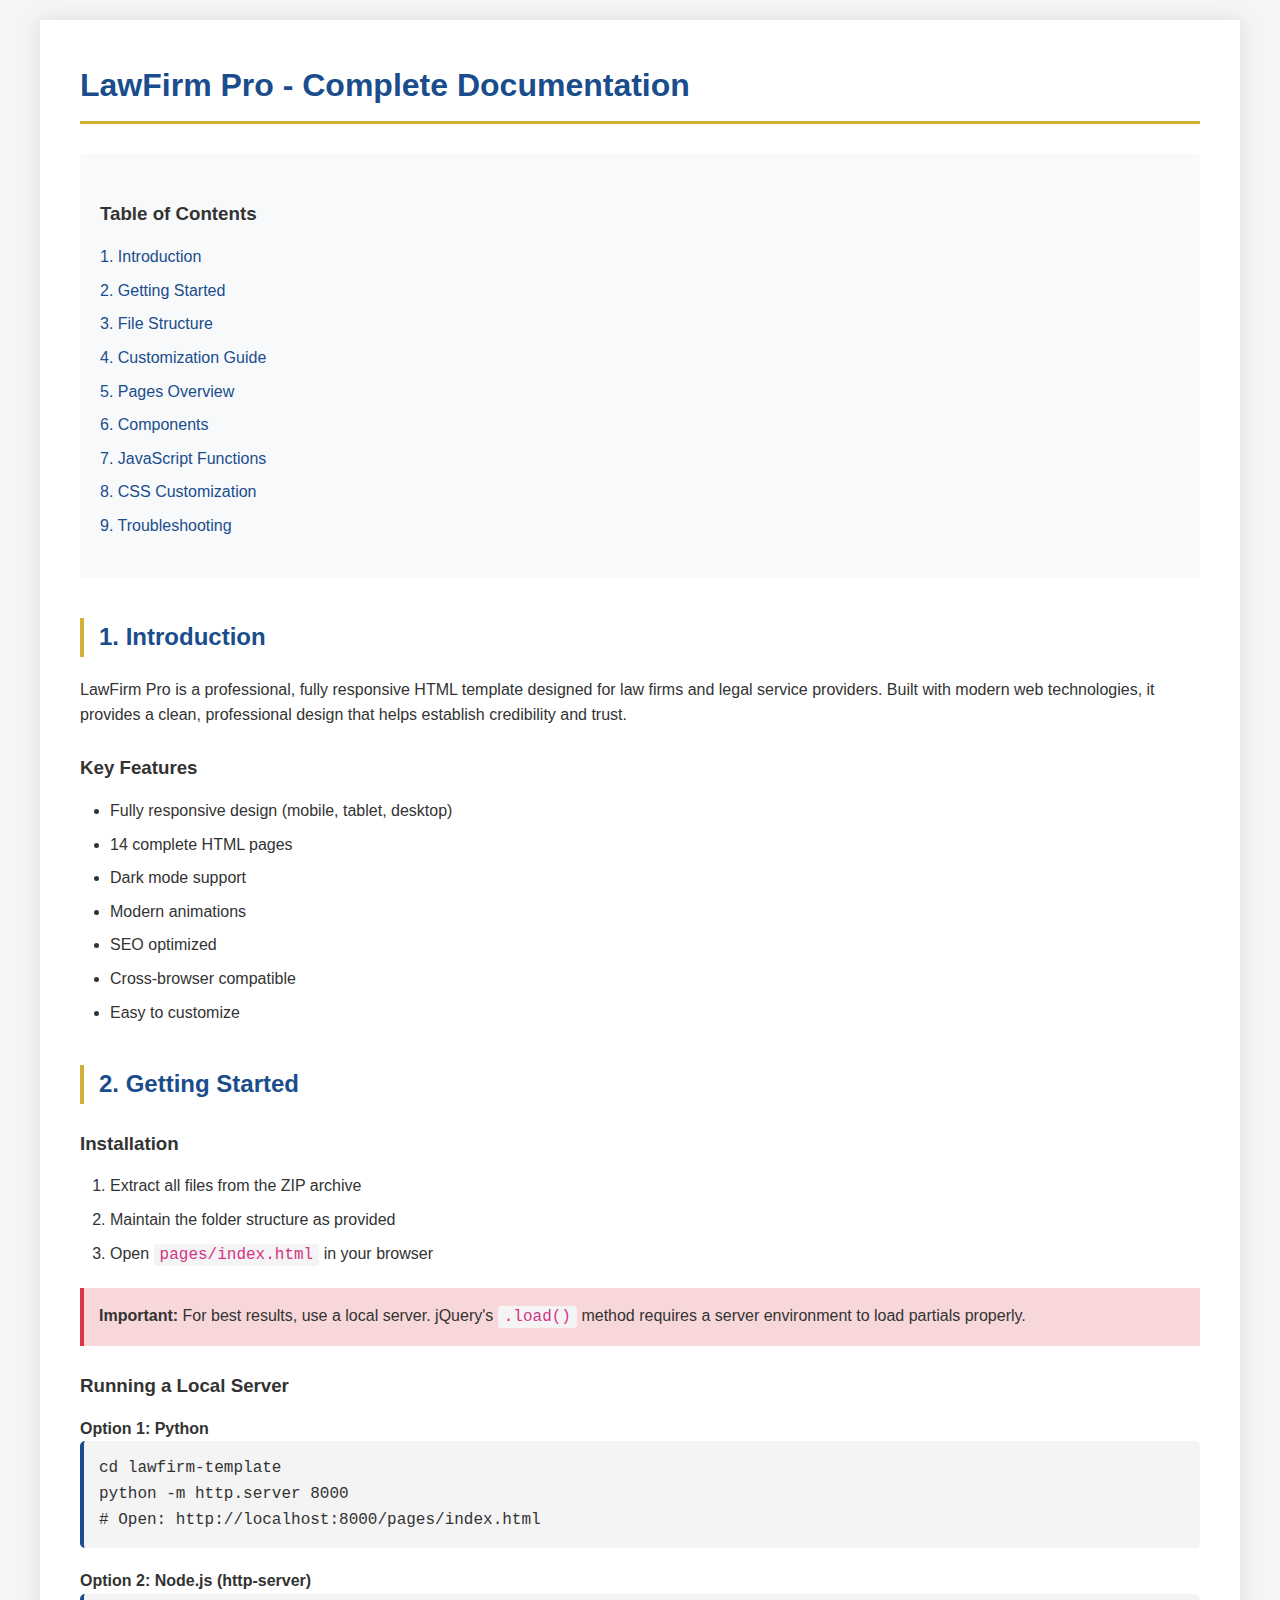
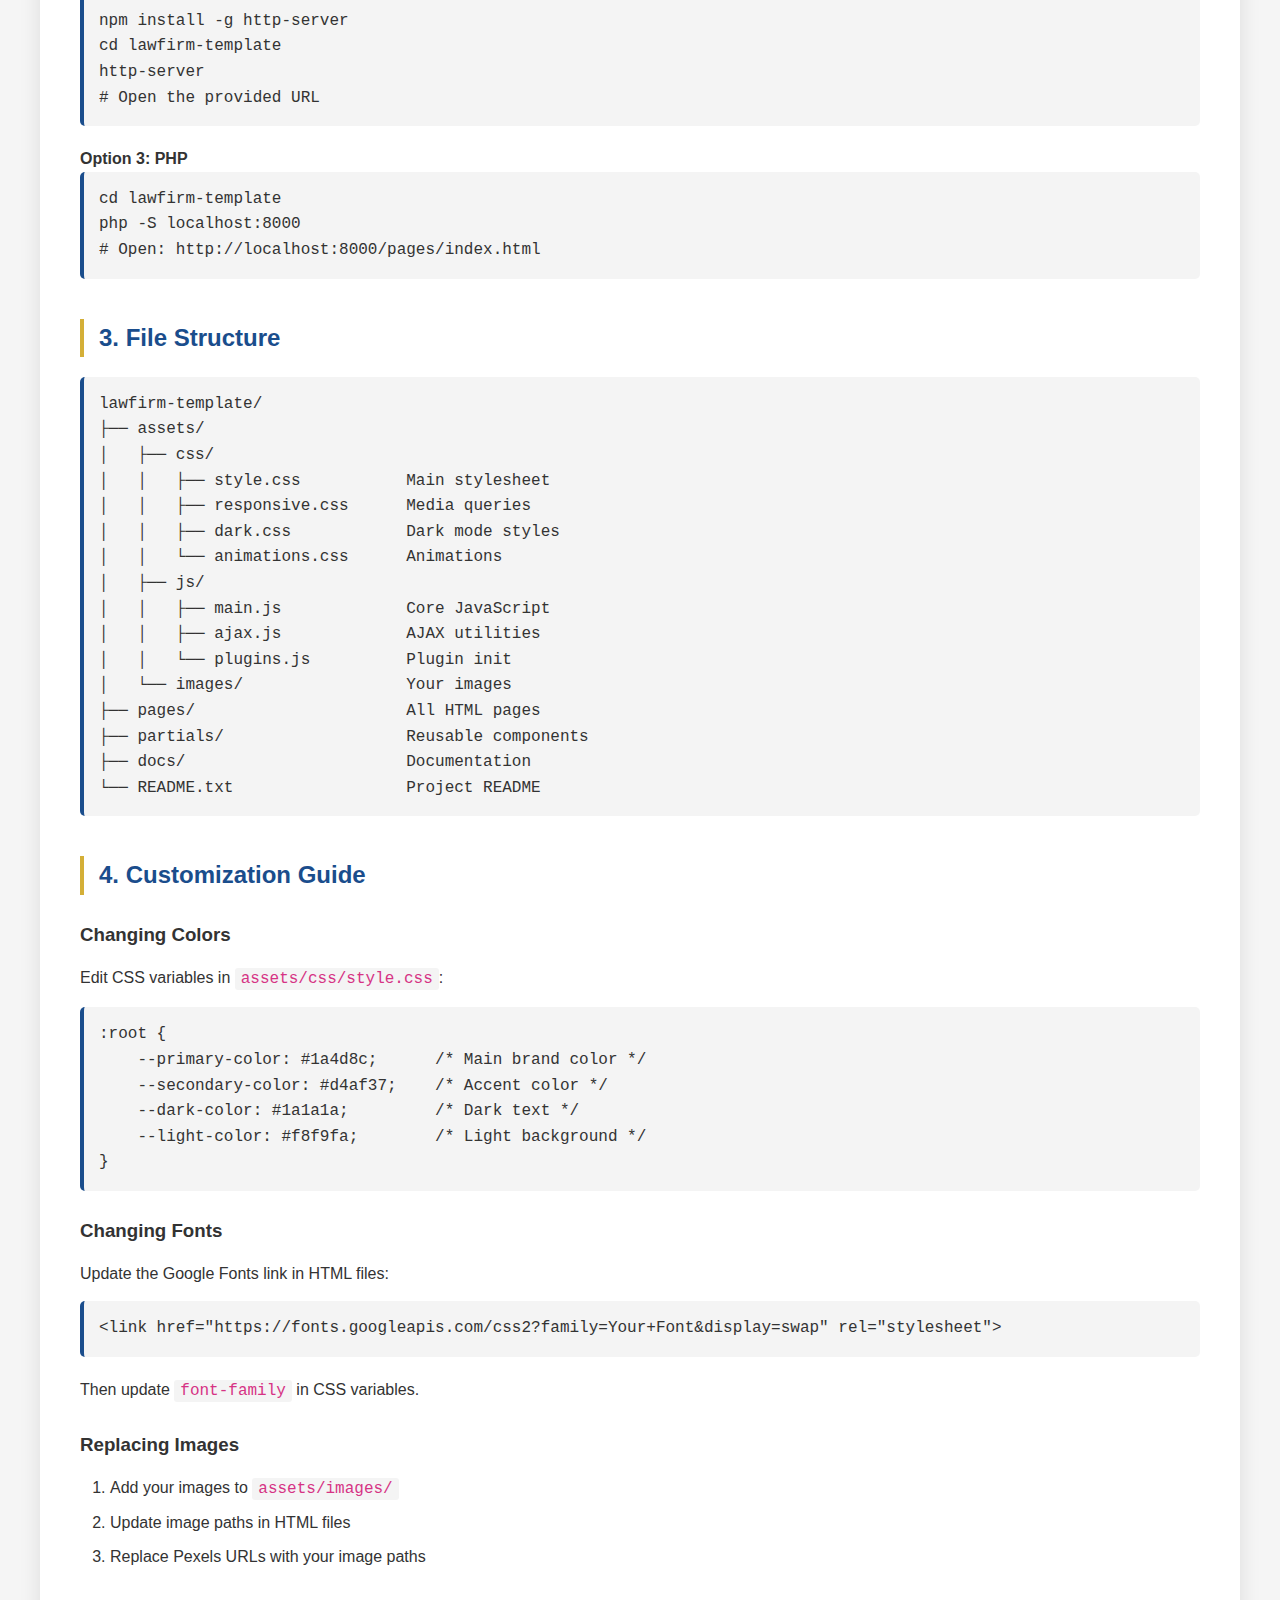
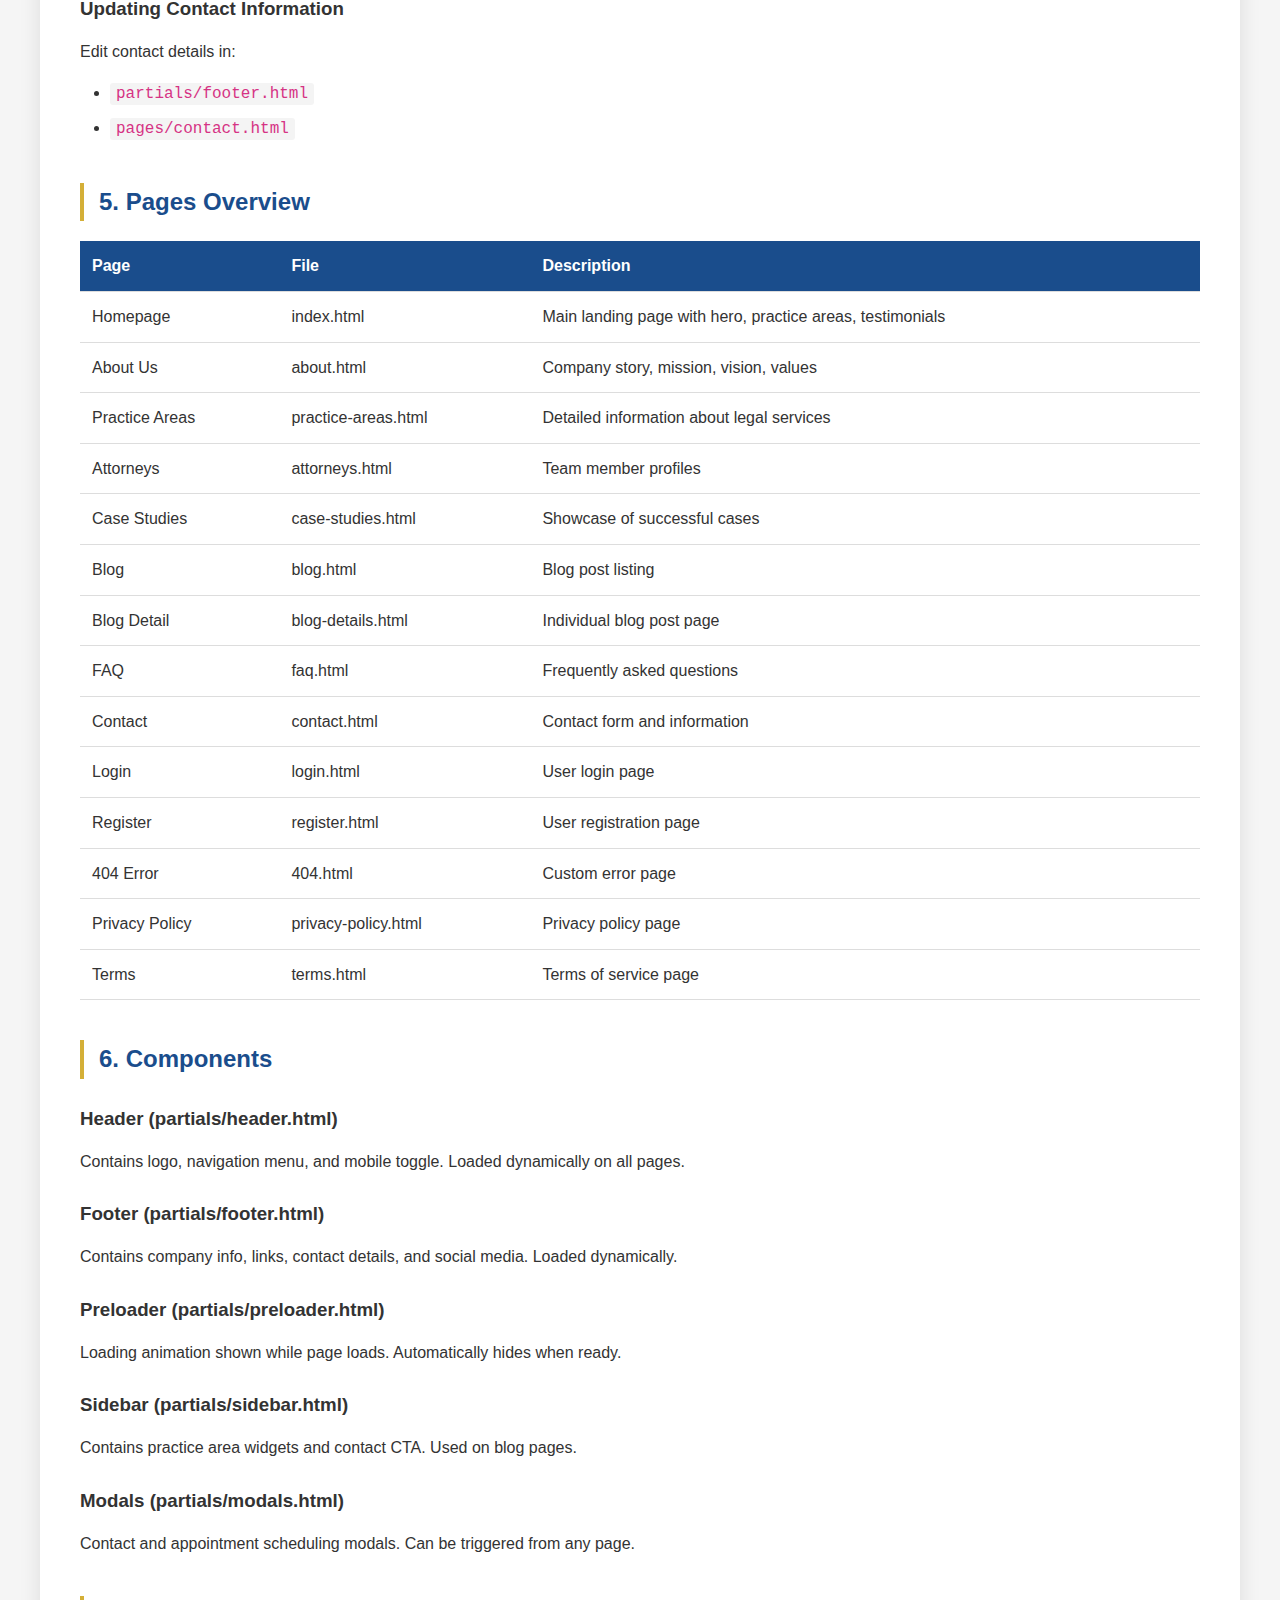
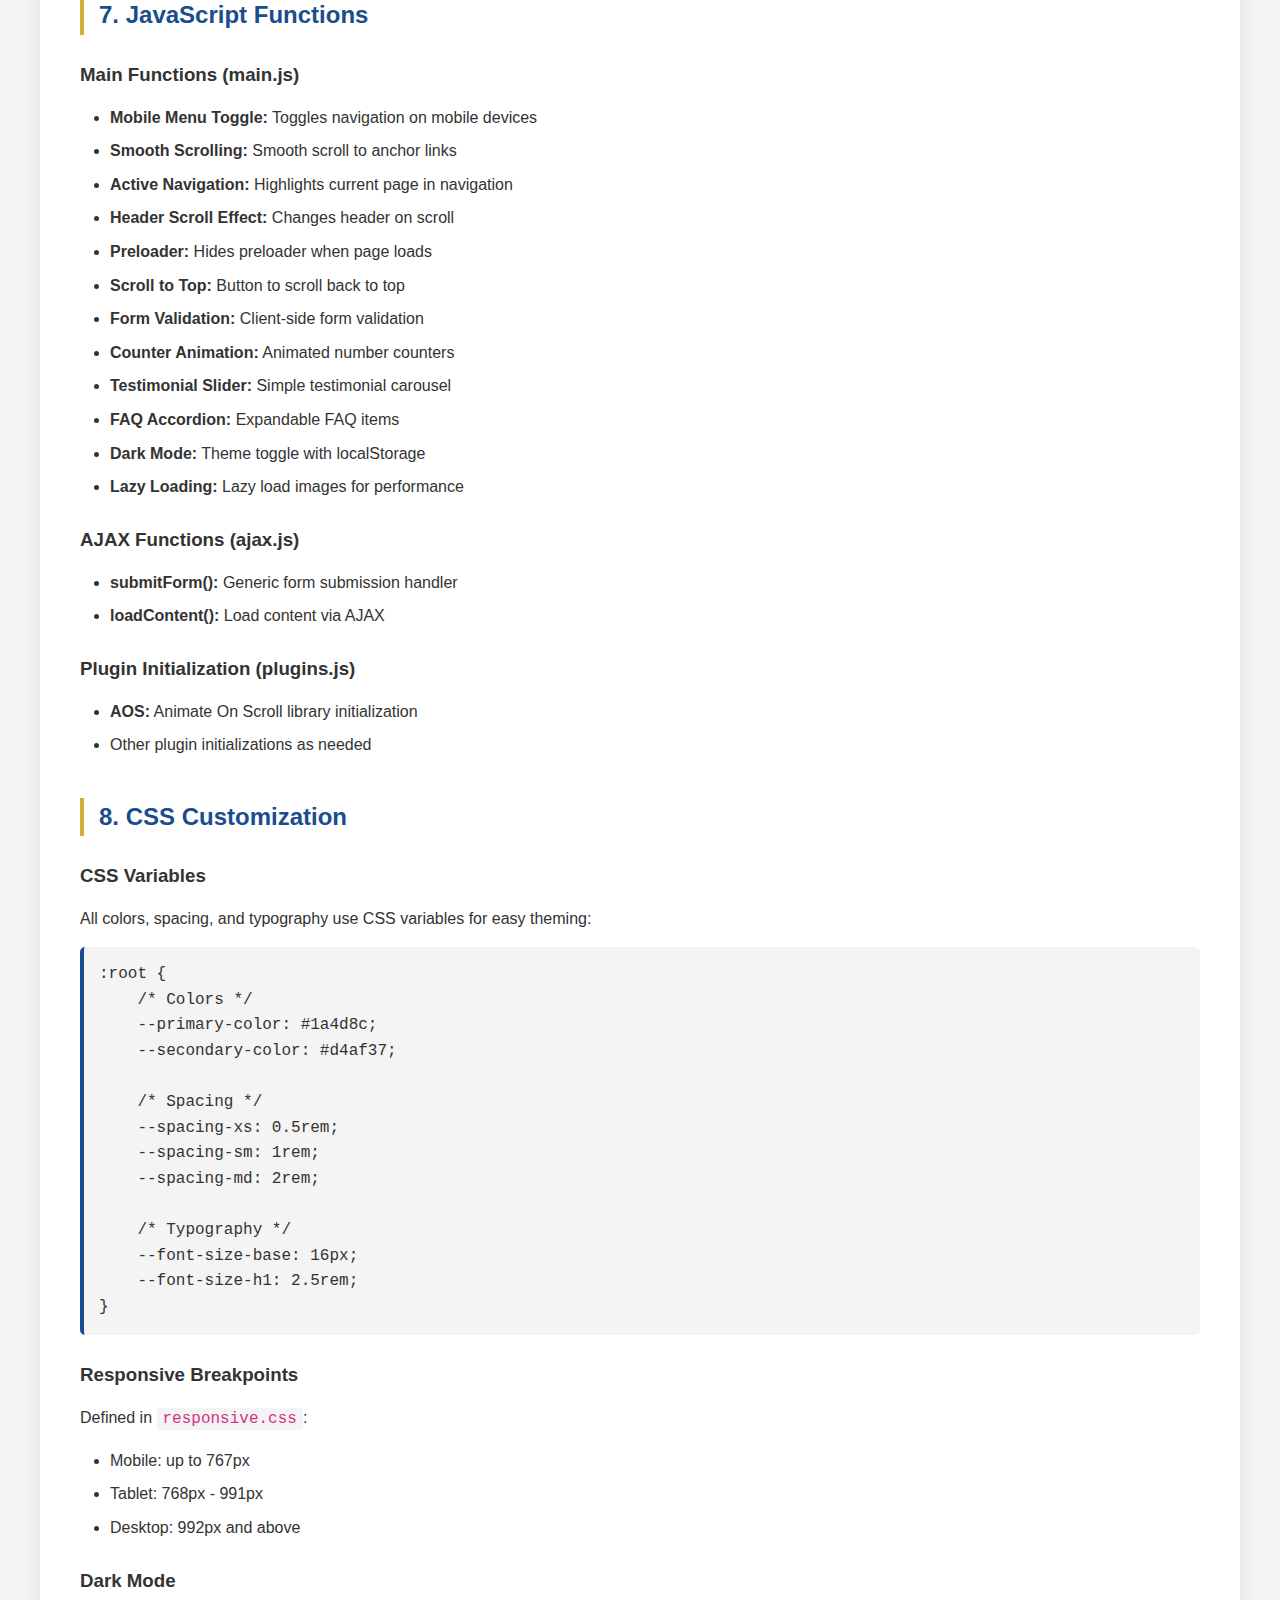
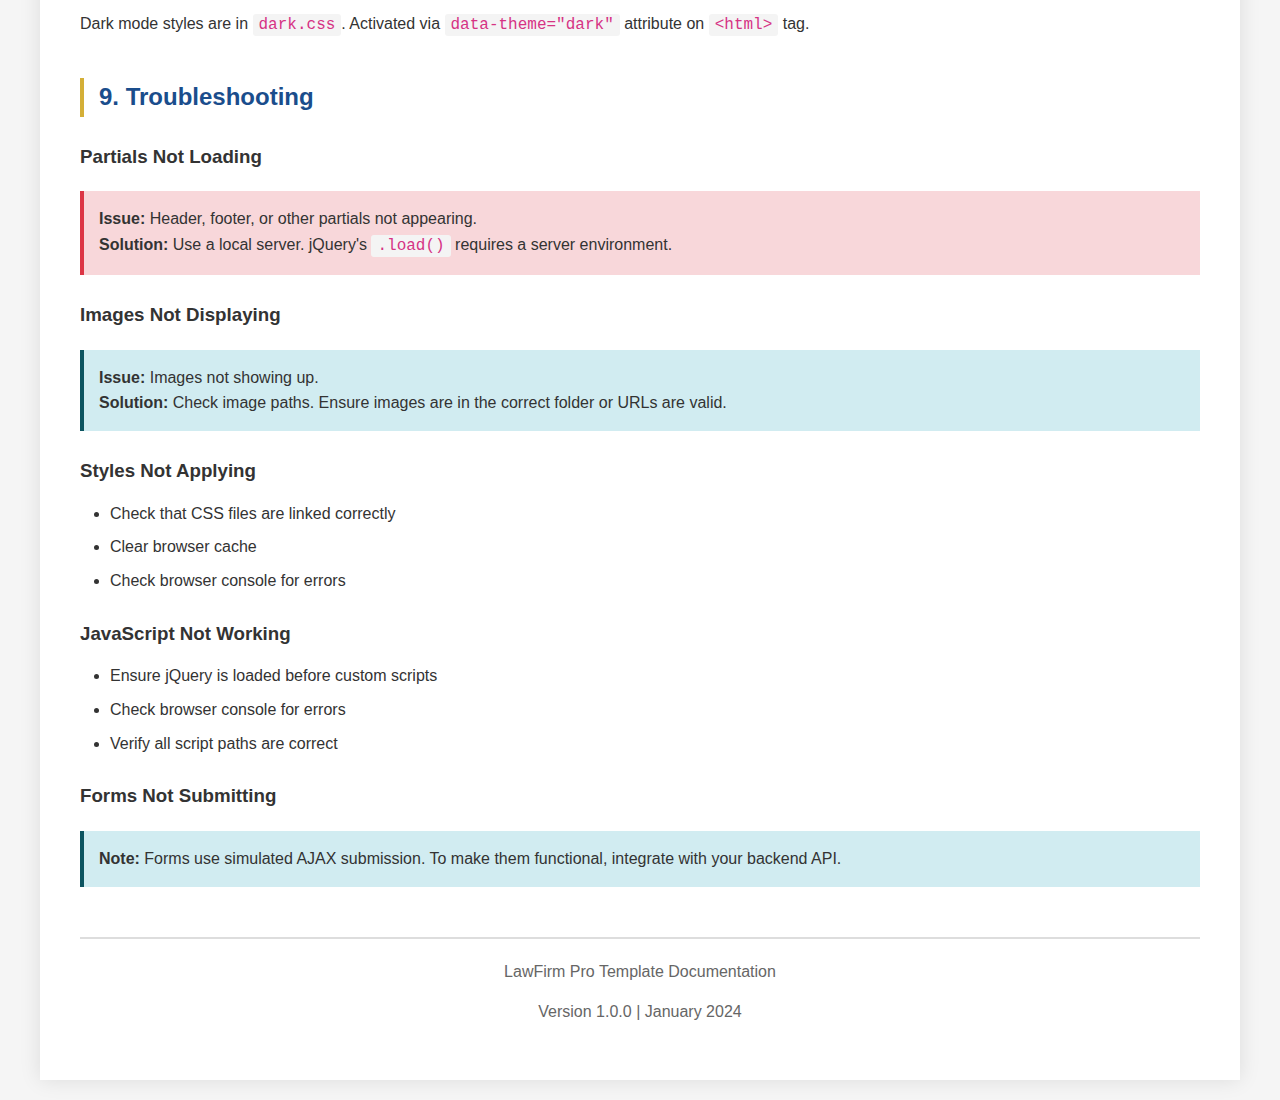
<file: laww/docs/documentation.html>
<!DOCTYPE html>
<html lang="en">
<head>
    <meta charset="UTF-8">
    <meta name="viewport" content="width=device-width, initial-scale=1.0">
    <title>Documentation - LawFirm Pro Template</title>
    <style>
        * { margin: 0; padding: 0; box-sizing: border-box; }
        body { 
            font-family: 'Segoe UI', Tahoma, Geneva, Verdana, sans-serif; 
            line-height: 1.6; 
            color: #333; 
            background: #f5f5f5;
            padding: 20px;
        }
        .container { 
            max-width: 1200px; 
            margin: 0 auto; 
            background: white; 
            padding: 40px; 
            box-shadow: 0 0 20px rgba(0,0,0,0.1);
        }
        h1 { 
            color: #1a4d8c; 
            border-bottom: 3px solid #d4af37; 
            padding-bottom: 10px; 
            margin-bottom: 30px;
        }
        h2 { 
            color: #1a4d8c; 
            margin-top: 40px; 
            margin-bottom: 20px; 
            border-left: 4px solid #d4af37;
            padding-left: 15px;
        }
        h3 { 
            color: #333; 
            margin-top: 25px; 
            margin-bottom: 15px; 
        }
        p { margin-bottom: 15px; }
        ul, ol { margin-left: 30px; margin-bottom: 20px; }
        li { margin-bottom: 8px; }
        code { 
            background: #f4f4f4; 
            padding: 2px 6px; 
            border-radius: 3px; 
            font-family: 'Courier New', monospace;
            color: #d63384;
        }
        pre { 
            background: #f4f4f4; 
            padding: 15px; 
            border-radius: 5px; 
            overflow-x: auto; 
            margin-bottom: 20px;
            border-left: 4px solid #1a4d8c;
        }
        pre code { background: none; padding: 0; color: #333; }
        .highlight { background: #fff3cd; padding: 2px 6px; }
        .warning { background: #f8d7da; padding: 15px; border-left: 4px solid #dc3545; margin: 20px 0; }
        .info { background: #d1ecf1; padding: 15px; border-left: 4px solid #0c5460; margin: 20px 0; }
        table { width: 100%; border-collapse: collapse; margin: 20px 0; }
        th, td { padding: 12px; text-align: left; border-bottom: 1px solid #ddd; }
        th { background: #1a4d8c; color: white; }
        tr:hover { background: #f5f5f5; }
        .toc { background: #f8f9fa; padding: 20px; border-radius: 5px; margin-bottom: 30px; }
        .toc ul { list-style: none; margin-left: 0; }
        .toc a { color: #1a4d8c; text-decoration: none; }
        .toc a:hover { text-decoration: underline; }
    </style>
</head>
<body>
    <div class="container">
        <h1>LawFirm Pro - Complete Documentation</h1>
        
        <div class="toc">
            <h3>Table of Contents</h3>
            <ul>
                <li><a href="#introduction">1. Introduction</a></li>
                <li><a href="#getting-started">2. Getting Started</a></li>
                <li><a href="#file-structure">3. File Structure</a></li>
                <li><a href="#customization">4. Customization Guide</a></li>
                <li><a href="#pages">5. Pages Overview</a></li>
                <li><a href="#components">6. Components</a></li>
                <li><a href="#javascript">7. JavaScript Functions</a></li>
                <li><a href="#css">8. CSS Customization</a></li>
                <li><a href="#troubleshooting">9. Troubleshooting</a></li>
            </ul>
        </div>

        <section id="introduction">
            <h2>1. Introduction</h2>
            <p>LawFirm Pro is a professional, fully responsive HTML template designed for law firms and legal service providers. Built with modern web technologies, it provides a clean, professional design that helps establish credibility and trust.</p>
            
            <h3>Key Features</h3>
            <ul>
                <li>Fully responsive design (mobile, tablet, desktop)</li>
                <li>14 complete HTML pages</li>
                <li>Dark mode support</li>
                <li>Modern animations</li>
                <li>SEO optimized</li>
                <li>Cross-browser compatible</li>
                <li>Easy to customize</li>
            </ul>
        </section>

        <section id="getting-started">
            <h2>2. Getting Started</h2>
            
            <h3>Installation</h3>
            <ol>
                <li>Extract all files from the ZIP archive</li>
                <li>Maintain the folder structure as provided</li>
                <li>Open <code>pages/index.html</code> in your browser</li>
            </ol>

            <div class="warning">
                <strong>Important:</strong> For best results, use a local server. jQuery's <code>.load()</code> method requires a server environment to load partials properly.
            </div>

            <h3>Running a Local Server</h3>
            
            <h4>Option 1: Python</h4>
            <pre><code>cd lawfirm-template
python -m http.server 8000
# Open: http://localhost:8000/pages/index.html</code></pre>

            <h4>Option 2: Node.js (http-server)</h4>
            <pre><code>npm install -g http-server
cd lawfirm-template
http-server
# Open the provided URL</code></pre>

            <h4>Option 3: PHP</h4>
            <pre><code>cd lawfirm-template
php -S localhost:8000
# Open: http://localhost:8000/pages/index.html</code></pre>
        </section>

        <section id="file-structure">
            <h2>3. File Structure</h2>
            <pre><code>lawfirm-template/
├── assets/
│   ├── css/
│   │   ├── style.css           Main stylesheet
│   │   ├── responsive.css      Media queries
│   │   ├── dark.css            Dark mode styles
│   │   └── animations.css      Animations
│   ├── js/
│   │   ├── main.js             Core JavaScript
│   │   ├── ajax.js             AJAX utilities
│   │   └── plugins.js          Plugin init
│   └── images/                 Your images
├── pages/                      All HTML pages
├── partials/                   Reusable components
├── docs/                       Documentation
└── README.txt                  Project README</code></pre>
        </section>

        <section id="customization">
            <h2>4. Customization Guide</h2>
            
            <h3>Changing Colors</h3>
            <p>Edit CSS variables in <code>assets/css/style.css</code>:</p>
            <pre><code>:root {
    --primary-color: #1a4d8c;      /* Main brand color */
    --secondary-color: #d4af37;    /* Accent color */
    --dark-color: #1a1a1a;         /* Dark text */
    --light-color: #f8f9fa;        /* Light background */
}</code></pre>

            <h3>Changing Fonts</h3>
            <p>Update the Google Fonts link in HTML files:</p>
            <pre><code>&lt;link href="https://fonts.googleapis.com/css2?family=Your+Font&display=swap" rel="stylesheet"&gt;</code></pre>
            <p>Then update <code>font-family</code> in CSS variables.</p>

            <h3>Replacing Images</h3>
            <ol>
                <li>Add your images to <code>assets/images/</code></li>
                <li>Update image paths in HTML files</li>
                <li>Replace Pexels URLs with your image paths</li>
            </ol>

            <h3>Updating Contact Information</h3>
            <p>Edit contact details in:</p>
            <ul>
                <li><code>partials/footer.html</code></li>
                <li><code>pages/contact.html</code></li>
            </ul>
        </section>

        <section id="pages">
            <h2>5. Pages Overview</h2>
            
            <table>
                <tr>
                    <th>Page</th>
                    <th>File</th>
                    <th>Description</th>
                </tr>
                <tr>
                    <td>Homepage</td>
                    <td>index.html</td>
                    <td>Main landing page with hero, practice areas, testimonials</td>
                </tr>
                <tr>
                    <td>About Us</td>
                    <td>about.html</td>
                    <td>Company story, mission, vision, values</td>
                </tr>
                <tr>
                    <td>Practice Areas</td>
                    <td>practice-areas.html</td>
                    <td>Detailed information about legal services</td>
                </tr>
                <tr>
                    <td>Attorneys</td>
                    <td>attorneys.html</td>
                    <td>Team member profiles</td>
                </tr>
                <tr>
                    <td>Case Studies</td>
                    <td>case-studies.html</td>
                    <td>Showcase of successful cases</td>
                </tr>
                <tr>
                    <td>Blog</td>
                    <td>blog.html</td>
                    <td>Blog post listing</td>
                </tr>
                <tr>
                    <td>Blog Detail</td>
                    <td>blog-details.html</td>
                    <td>Individual blog post page</td>
                </tr>
                <tr>
                    <td>FAQ</td>
                    <td>faq.html</td>
                    <td>Frequently asked questions</td>
                </tr>
                <tr>
                    <td>Contact</td>
                    <td>contact.html</td>
                    <td>Contact form and information</td>
                </tr>
                <tr>
                    <td>Login</td>
                    <td>login.html</td>
                    <td>User login page</td>
                </tr>
                <tr>
                    <td>Register</td>
                    <td>register.html</td>
                    <td>User registration page</td>
                </tr>
                <tr>
                    <td>404 Error</td>
                    <td>404.html</td>
                    <td>Custom error page</td>
                </tr>
                <tr>
                    <td>Privacy Policy</td>
                    <td>privacy-policy.html</td>
                    <td>Privacy policy page</td>
                </tr>
                <tr>
                    <td>Terms</td>
                    <td>terms.html</td>
                    <td>Terms of service page</td>
                </tr>
            </table>
        </section>

        <section id="components">
            <h2>6. Components</h2>
            
            <h3>Header (partials/header.html)</h3>
            <p>Contains logo, navigation menu, and mobile toggle. Loaded dynamically on all pages.</p>

            <h3>Footer (partials/footer.html)</h3>
            <p>Contains company info, links, contact details, and social media. Loaded dynamically.</p>

            <h3>Preloader (partials/preloader.html)</h3>
            <p>Loading animation shown while page loads. Automatically hides when ready.</p>

            <h3>Sidebar (partials/sidebar.html)</h3>
            <p>Contains practice area widgets and contact CTA. Used on blog pages.</p>

            <h3>Modals (partials/modals.html)</h3>
            <p>Contact and appointment scheduling modals. Can be triggered from any page.</p>
        </section>

        <section id="javascript">
            <h2>7. JavaScript Functions</h2>
            
            <h3>Main Functions (main.js)</h3>
            <ul>
                <li><strong>Mobile Menu Toggle:</strong> Toggles navigation on mobile devices</li>
                <li><strong>Smooth Scrolling:</strong> Smooth scroll to anchor links</li>
                <li><strong>Active Navigation:</strong> Highlights current page in navigation</li>
                <li><strong>Header Scroll Effect:</strong> Changes header on scroll</li>
                <li><strong>Preloader:</strong> Hides preloader when page loads</li>
                <li><strong>Scroll to Top:</strong> Button to scroll back to top</li>
                <li><strong>Form Validation:</strong> Client-side form validation</li>
                <li><strong>Counter Animation:</strong> Animated number counters</li>
                <li><strong>Testimonial Slider:</strong> Simple testimonial carousel</li>
                <li><strong>FAQ Accordion:</strong> Expandable FAQ items</li>
                <li><strong>Dark Mode:</strong> Theme toggle with localStorage</li>
                <li><strong>Lazy Loading:</strong> Lazy load images for performance</li>
            </ul>

            <h3>AJAX Functions (ajax.js)</h3>
            <ul>
                <li><strong>submitForm():</strong> Generic form submission handler</li>
                <li><strong>loadContent():</strong> Load content via AJAX</li>
            </ul>

            <h3>Plugin Initialization (plugins.js)</h3>
            <ul>
                <li><strong>AOS:</strong> Animate On Scroll library initialization</li>
                <li>Other plugin initializations as needed</li>
            </ul>
        </section>

        <section id="css">
            <h2>8. CSS Customization</h2>
            
            <h3>CSS Variables</h3>
            <p>All colors, spacing, and typography use CSS variables for easy theming:</p>
            <pre><code>:root {
    /* Colors */
    --primary-color: #1a4d8c;
    --secondary-color: #d4af37;
    
    /* Spacing */
    --spacing-xs: 0.5rem;
    --spacing-sm: 1rem;
    --spacing-md: 2rem;
    
    /* Typography */
    --font-size-base: 16px;
    --font-size-h1: 2.5rem;
}</code></pre>

            <h3>Responsive Breakpoints</h3>
            <p>Defined in <code>responsive.css</code>:</p>
            <ul>
                <li>Mobile: up to 767px</li>
                <li>Tablet: 768px - 991px</li>
                <li>Desktop: 992px and above</li>
            </ul>

            <h3>Dark Mode</h3>
            <p>Dark mode styles are in <code>dark.css</code>. Activated via <code>data-theme="dark"</code> attribute on <code>&lt;html&gt;</code> tag.</p>
        </section>

        <section id="troubleshooting">
            <h2>9. Troubleshooting</h2>
            
            <h3>Partials Not Loading</h3>
            <div class="warning">
                <strong>Issue:</strong> Header, footer, or other partials not appearing.<br>
                <strong>Solution:</strong> Use a local server. jQuery's <code>.load()</code> requires a server environment.
            </div>

            <h3>Images Not Displaying</h3>
            <div class="info">
                <strong>Issue:</strong> Images not showing up.<br>
                <strong>Solution:</strong> Check image paths. Ensure images are in the correct folder or URLs are valid.
            </div>

            <h3>Styles Not Applying</h3>
            <ul>
                <li>Check that CSS files are linked correctly</li>
                <li>Clear browser cache</li>
                <li>Check browser console for errors</li>
            </ul>

            <h3>JavaScript Not Working</h3>
            <ul>
                <li>Ensure jQuery is loaded before custom scripts</li>
                <li>Check browser console for errors</li>
                <li>Verify all script paths are correct</li>
            </ul>

            <h3>Forms Not Submitting</h3>
            <div class="info">
                <strong>Note:</strong> Forms use simulated AJAX submission. To make them functional, integrate with your backend API.
            </div>
        </section>

        <div style="margin-top: 50px; padding-top: 20px; border-top: 2px solid #ddd; text-align: center; color: #666;">
            <p>LawFirm Pro Template Documentation</p>
            <p>Version 1.0.0 | January 2024</p>
        </div>
    </div>
</body>
</html>
</file>
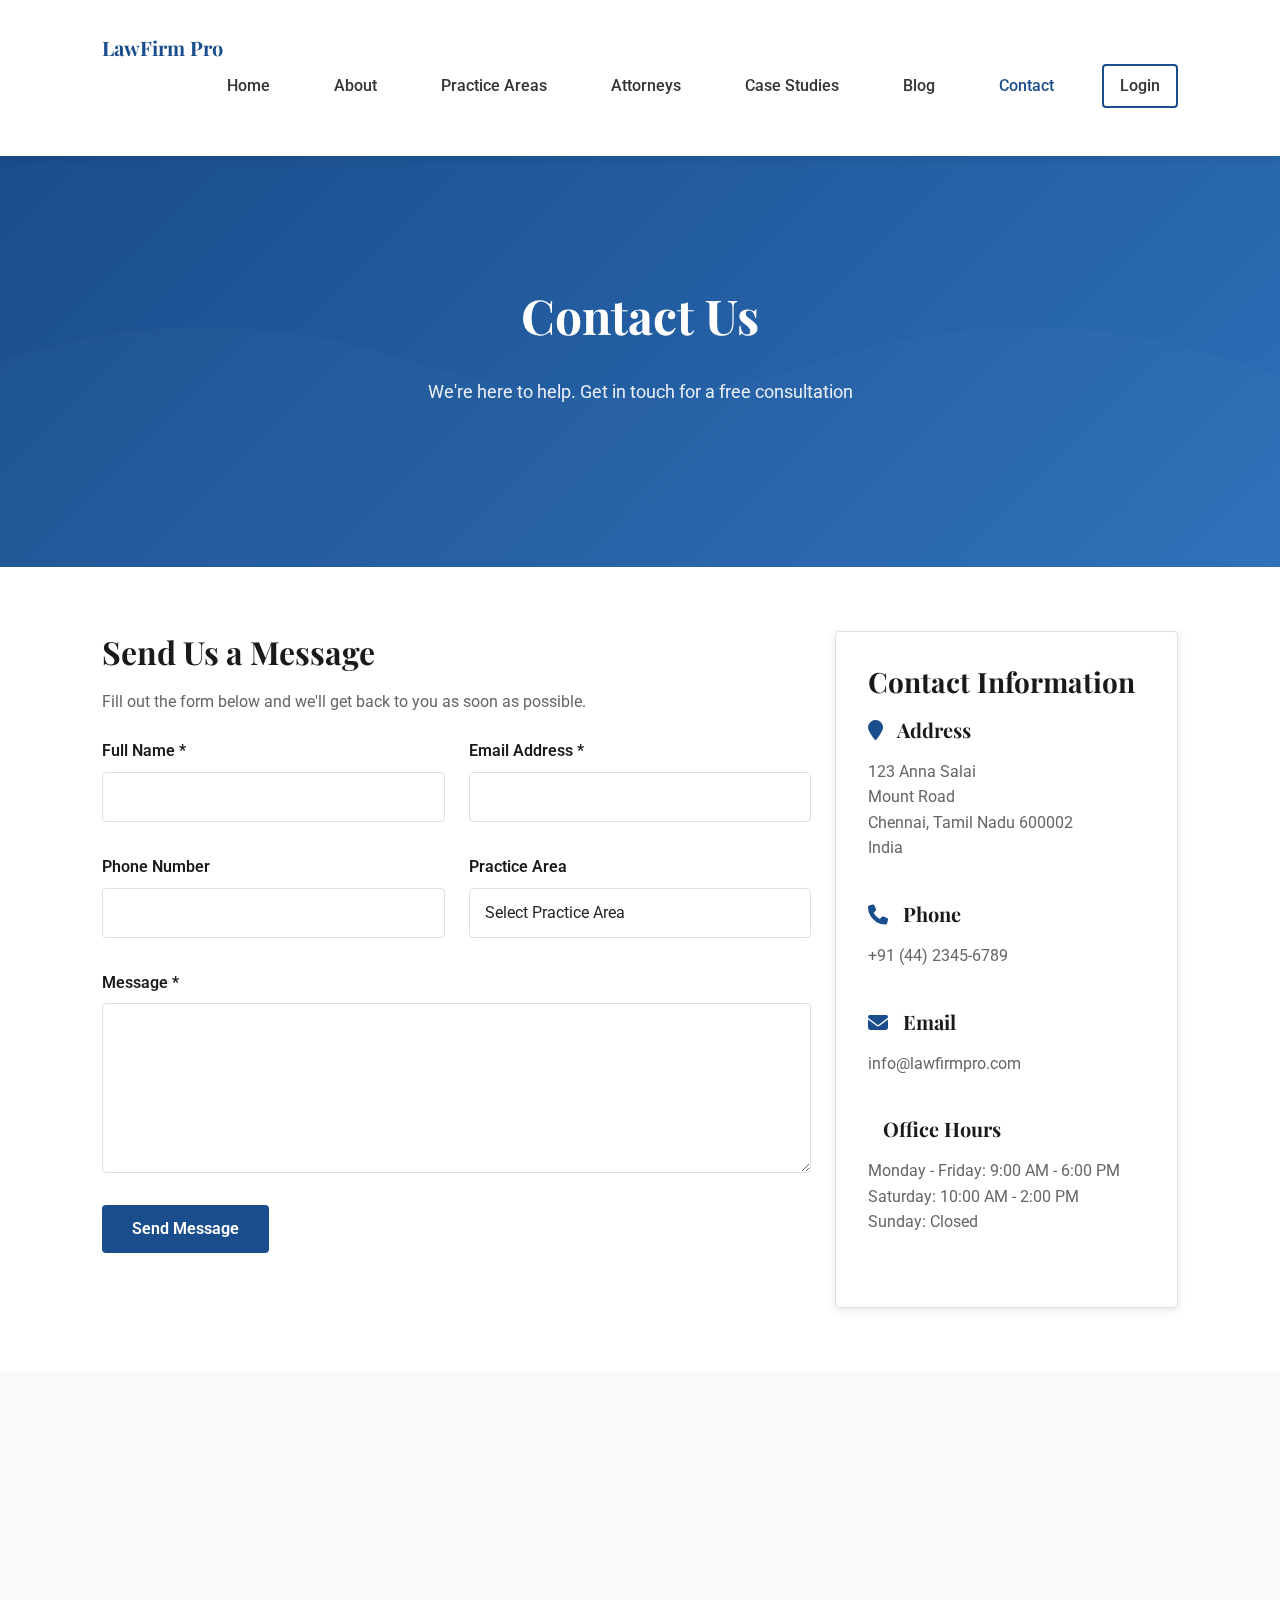
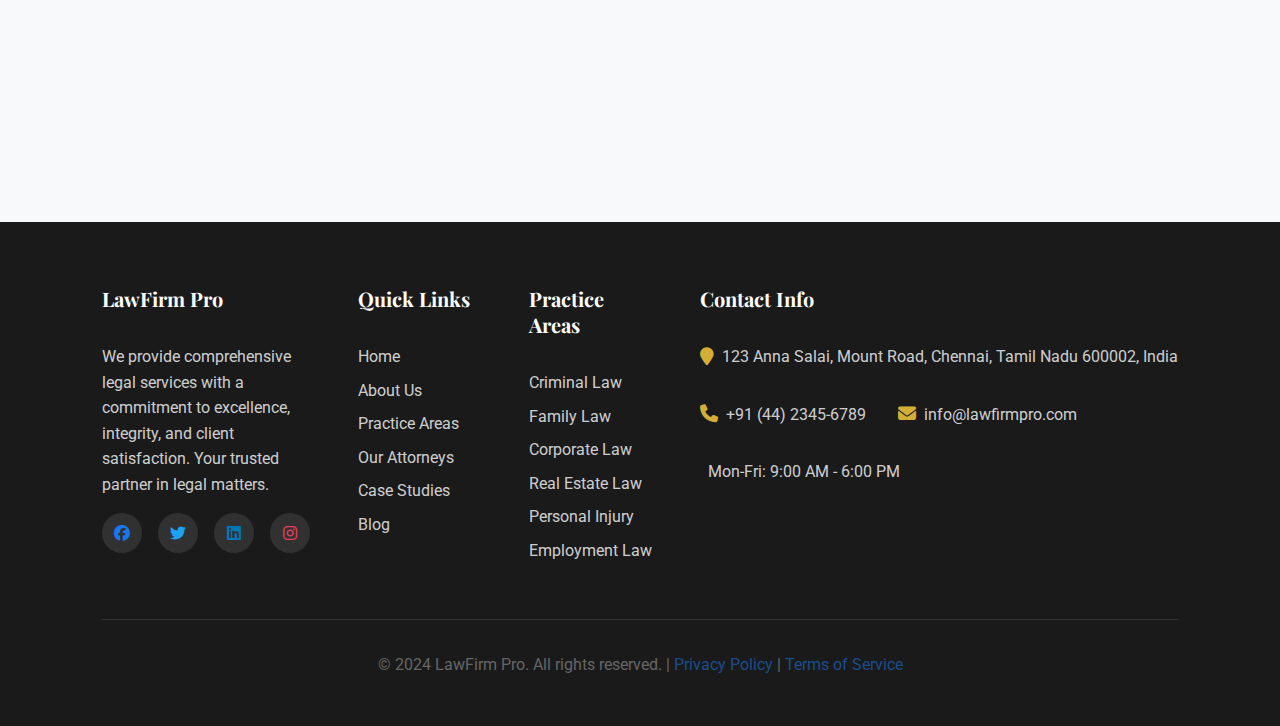
<file: laww/pages/contact.html>
<!DOCTYPE html>
<html lang="en">
<head>
    <meta charset="UTF-8">
    <meta name="viewport" content="width=device-width, initial-scale=1.0">
    <title>Contact Us - LawFirm Pro</title>
    <meta name="description" content="Get in touch with LawFirm Pro. Schedule a free consultation or contact our legal team.">
    
    <!-- Google Fonts -->
    <link href="https://fonts.googleapis.com/css2?family=Playfair+Display:wght@400;700&family=Roboto:wght@300;400;500;700&display=swap" rel="stylesheet">
    
    <!-- Font Awesome -->
    <link rel="stylesheet" href="https://cdnjs.cloudflare.com/ajax/libs/font-awesome/6.4.0/css/all.min.css">
    
    <!-- Bootstrap CSS -->
    <link href="https://cdn.jsdelivr.net/npm/bootstrap@5.3.0/dist/css/bootstrap.min.css" rel="stylesheet">
    
    <!-- AOS CSS -->
    <link href="https://unpkg.com/aos@2.3.1/dist/aos.css" rel="stylesheet">
    
    <!-- Custom CSS -->
    <link rel="stylesheet" href="../assets/css/style.css">
    <link rel="stylesheet" href="../assets/css/responsive.css">
    <link rel="stylesheet" href="../assets/css/dark.css">
    <link rel="stylesheet" href="../assets/css/animations.css">
</head>
<body>
    <div id="preloader-placeholder"></div>
    <!-- Header -->
    <header class="header">
        <div class="container">
            <nav class="navbar">
                <a href="index.html" class="logo">LawFirm Pro</a>
                <ul class="nav-menu">
                    <li><a href="index.html">Home</a></li>
                    <li><a href="about.html">About</a></li>
                    <li><a href="practice-areas.html">Practice Areas</a></li>
                    <li><a href="attorneys.html">Attorneys</a></li>
                    <li><a href="case-studies.html">Case Studies</a></li>
                    <li><a href="blog.html">Blog</a></li>
                    <li><a href="contact.html">Contact</a></li>
                    <li><a href="login.html" class="btn btn-outline">Login</a></li>
                </ul>
                <button class="mobile-toggle" aria-label="Toggle menu">☰</button>
            </nav>
        </div>
    </header>

    <!-- Hero Section -->
    <section class="hero">
        <div class="container">
            <div class="hero-content">
                <h1 data-aos="fade-up">Contact Us</h1>
                <p data-aos="fade-up" data-aos-delay="100">We're here to help. Get in touch for a free consultation</p>
            </div>
        </div>
    </section>

    <!-- Contact Section -->
    <section class="section">
        <div class="container">
            <div class="row">
                <div class="col-lg-8" data-aos="fade-right">
                    <h2>Send Us a Message</h2>
                    <p>Fill out the form below and we'll get back to you as soon as possible.</p>
                    <form id="contact-form" class="mt-4">
                        <div class="row">
                            <div class="col-md-6">
                                <div class="form-group">
                                    <label class="form-label">Full Name *</label>
                                    <input type="text" class="form-control" required>
                                </div>
                            </div>
                            <div class="col-md-6">
                                <div class="form-group">
                                    <label class="form-label">Email Address *</label>
                                    <input type="email" class="form-control" required>
                                </div>
                            </div>
                        </div>
                        <div class="row">
                            <div class="col-md-6">
                                <div class="form-group">
                                    <label class="form-label">Phone Number</label>
                                    <input type="tel" class="form-control">
                                </div>
                            </div>
                            <div class="col-md-6">
                                <div class="form-group">
                                    <label class="form-label">Practice Area</label>
                                    <select class="form-control">
                                        <option value="">Select Practice Area</option>
                                        <option value="criminal">Criminal Law</option>
                                        <option value="family">Family Law</option>
                                        <option value="corporate">Corporate Law</option>
                                        <option value="real-estate">Real Estate Law</option>
                                        <option value="personal-injury">Personal Injury</option>
                                        <option value="employment">Employment Law</option>
                                    </select>
                                </div>
                            </div>
                        </div>
                        <div class="form-group">
                            <label class="form-label">Message *</label>
                            <textarea class="form-control" rows="6" required></textarea>
                        </div>
                        <button type="submit" class="btn btn-primary">Send Message</button>
                    </form>
                </div>
                <div class="col-lg-4" data-aos="fade-left">
                    <div class="card" style="padding: 2rem;">
                        <h3>Contact Information</h3>
                        <div class="mb-4">
                            <h5><i class="fas fa-map-marker" style="color: var(--primary-color); margin-right: 10px;"></i> Address</h5>
                            <p>123 Anna Salai<br>Mount Road<br>Chennai, Tamil Nadu 600002<br>India</p>
                        </div>
                        <div class="mb-4">
                            <h5><i class="fas fa-phone" style="color: var(--primary-color); margin-right: 10px;"></i> Phone</h5>
                            <p>+91 (44) 2345-6789</p>
                        </div>
                        <div class="mb-4">
                            <h5><i class="fas fa-envelope" style="color: var(--primary-color); margin-right: 10px;"></i> Email</h5>
                            <p>info@lawfirmpro.com</p>
                        </div>
                        <div class="mb-4">
                            <h5><i class="fas fa-clock-o" style="color: var(--primary-color); margin-right: 10px;"></i> Office Hours</h5>
                            <p>Monday - Friday: 9:00 AM - 6:00 PM<br>Saturday: 10:00 AM - 2:00 PM<br>Sunday: Closed</p>
                        </div>
                    </div>
                </div>
            </div>
        </div>
    </section>

    <!-- Map Section -->
    <section class="section" style="background: var(--light-color); padding: 0;">
        <div style="height: 450px; width: 100%;">
            <iframe 
                src="https://www.google.com/maps/embed?pb=!1m18!1m12!1m3!1d3888.0082699393475!2d80.27097231482186!3d13.047611790834436!2m3!1f0!2f0!3f0!3m2!1i1024!2i768!4f13.1!3m3!1m2!1s0x3a52666f4f6b7e73%3A0x4b0f4b3b4b3b4b3b!2sAnna%20Salai%2C%20Mount%20Road%2C%20Chennai%2C%20Tamil%20Nadu%20600002!5e0!3m2!1sen!2sin!4v1635789012345!5m2!1sen!2sin" 
                width="100%" 
                height="100%" 
                style="border:0; border-radius: 0;" 
                allowfullscreen="" 
                loading="lazy" 
                referrerpolicy="no-referrer-when-downgrade"
                title="LawFirm Pro Location - Chennai">
            </iframe>
        </div>
    </section>

    <!-- Footer -->
    <footer class="footer">
        <div class="container">
            <div class="footer-content">
                <div class="footer-section">
                    <h4>LawFirm Pro</h4>
                    <p>We provide comprehensive legal services with a commitment to excellence, integrity, and client satisfaction. Your trusted partner in legal matters.</p>
                    <div class="footer-social">
                        <a href="#" aria-label="Facebook"><i class="fab fa-facebook"></i></a>
                        <a href="#" aria-label="Twitter"><i class="fab fa-twitter"></i></a>
                        <a href="#" aria-label="LinkedIn"><i class="fab fa-linkedin"></i></a>
                        <a href="#" aria-label="Instagram"><i class="fab fa-instagram"></i></a>
                    </div>
                </div>
                <div class="footer-section">
                    <h4>Quick Links</h4>
                    <a href="index.html">Home</a>
                    <a href="about.html">About Us</a>
                    <a href="practice-areas.html">Practice Areas</a>
                    <a href="attorneys.html">Our Attorneys</a>
                    <a href="case-studies.html">Case Studies</a>
                    <a href="blog.html">Blog</a>
                </div>
                <div class="footer-section">
                    <h4>Practice Areas</h4>
                    <a href="practice-areas.html">Criminal Law</a>
                    <a href="practice-areas.html">Family Law</a>
                    <a href="practice-areas.html">Corporate Law</a>
                    <a href="practice-areas.html">Real Estate Law</a>
                    <a href="practice-areas.html">Personal Injury</a>
                    <a href="practice-areas.html">Employment Law</a>
                </div>
                <div class="footer-section">
                    <h4>Contact Info</h4>
                    <div class="footer-contact-info">
                        <p><i class="fa fa-map-marker"></i> 123 Anna Salai, Mount Road, Chennai, Tamil Nadu 600002, India</p>
                        <p><i class="fa fa-phone"></i> +91 (44) 2345-6789</p>
                        <p><i class="fa fa-envelope"></i> info@lawfirmpro.com</p>
                        <p><i class="fa fa-clock-o"></i> Mon-Fri: 9:00 AM - 6:00 PM</p>
                    </div>
                </div>
            </div>
            <div class="footer-bottom">
                <p>&copy; 2024 LawFirm Pro. All rights reserved. | <a href="privacy-policy.html">Privacy Policy</a> | <a href="terms.html">Terms of Service</a></p>
            </div>
        </div>
    </footer>

    <div id="modals-placeholder"></div>

    <!-- jQuery -->
    <script src="https://code.jquery.com/jquery-3.6.0.min.js"></script>
    <script src="https://cdn.jsdelivr.net/npm/bootstrap@5.3.0/dist/js/bootstrap.bundle.min.js"></script>
    <script src="https://unpkg.com/aos@2.3.1/dist/aos.js"></script>
    <script src="../assets/js/main.js"></script>
    <script src="../assets/js/ajax.js"></script>
    <script src="../assets/js/plugins.js"></script>

    <script>
        $(document).ready(function() {
            $('#preloader-placeholder').load('../partials/preloader.html');
            $('#modals-placeholder').load('../partials/modals.html');
        });
    </script>
</body>
</html>
</file>
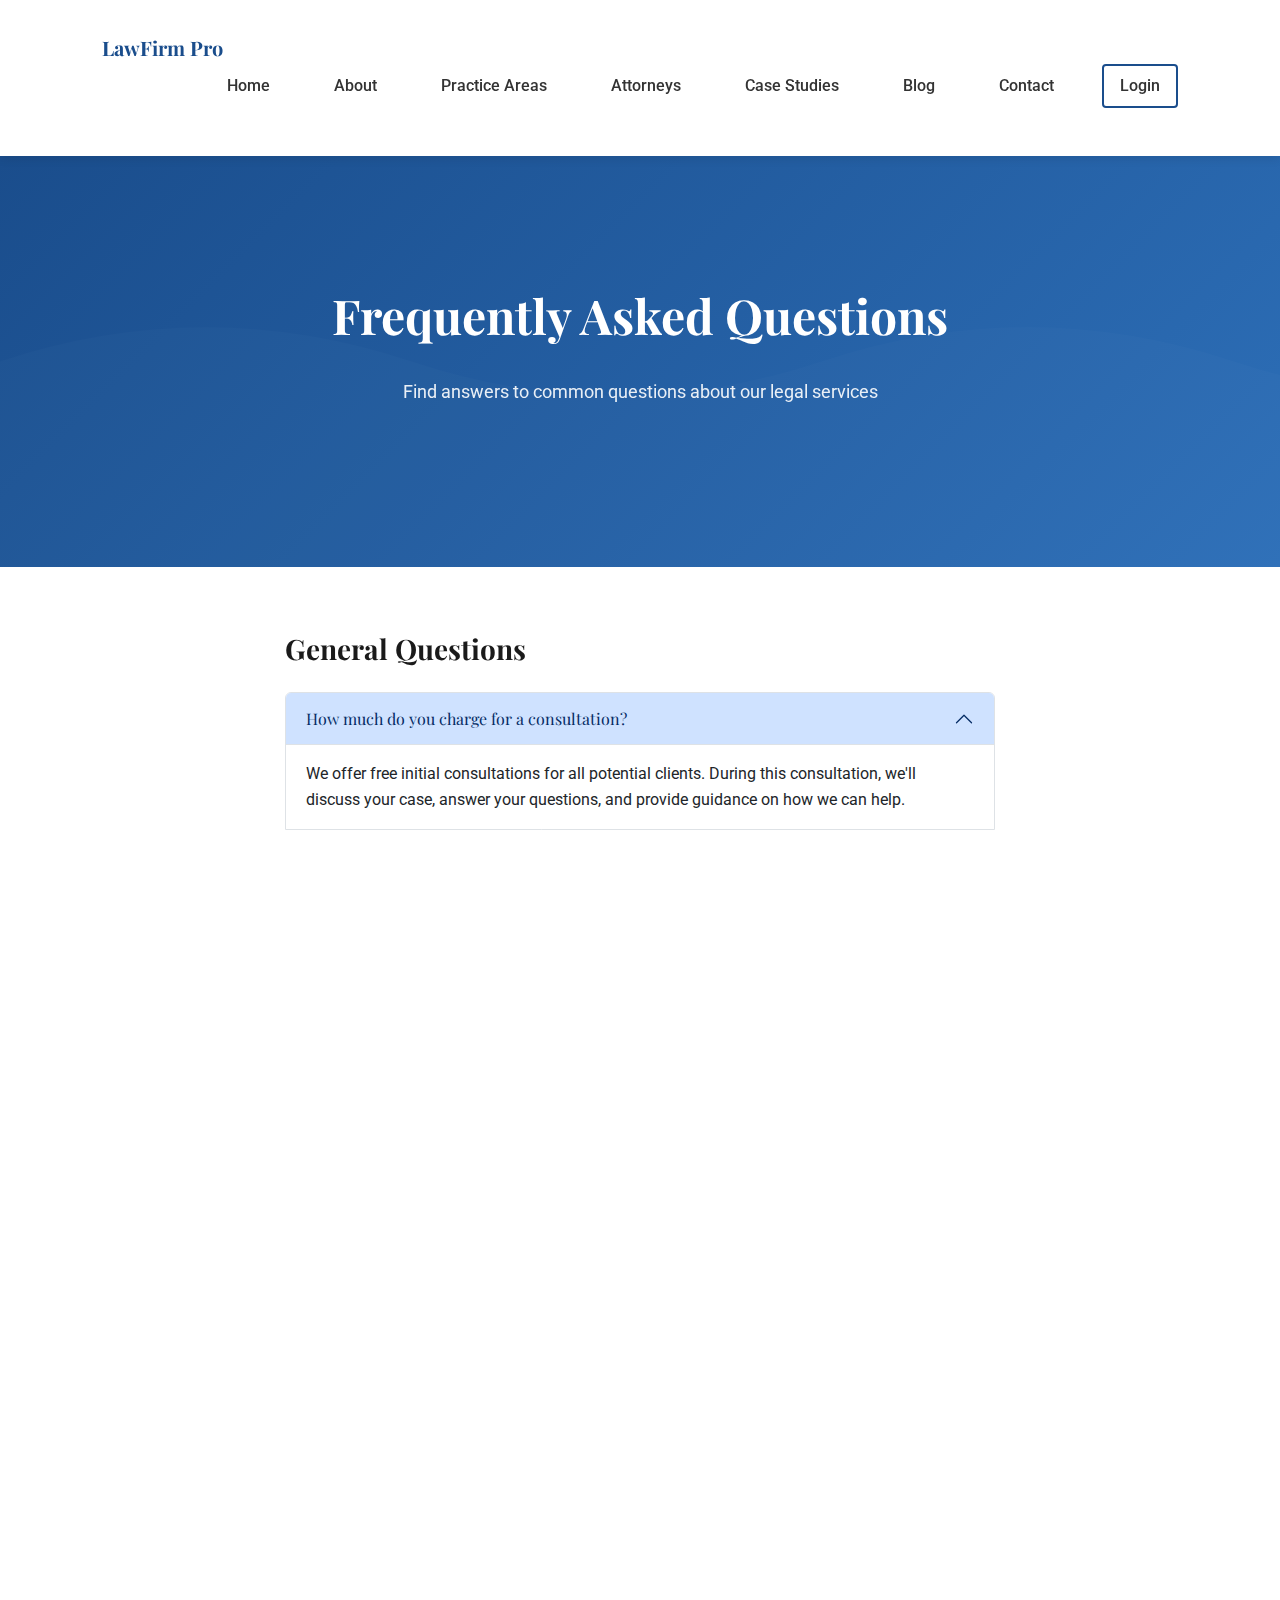
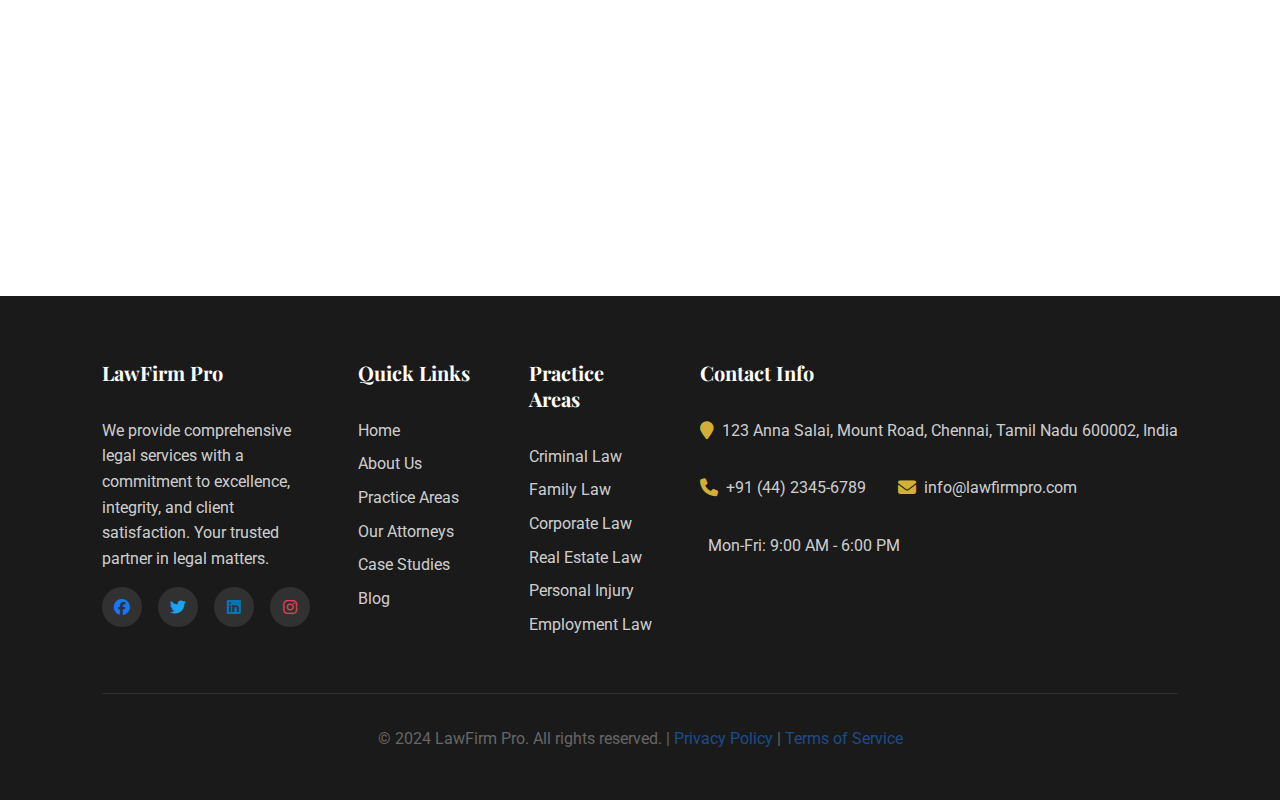
<file: laww/pages/faq.html>
<!DOCTYPE html>
<html lang="en">
<head>
    <meta charset="UTF-8">
    <meta name="viewport" content="width=device-width, initial-scale=1.0">
    <title>FAQ - LawFirm Pro</title>
    <meta name="description" content="Frequently asked questions about our legal services and practice areas.">
    
    <!-- Google Fonts -->
    <link href="https://fonts.googleapis.com/css2?family=Playfair+Display:wght@400;700&family=Roboto:wght@300;400;500;700&display=swap" rel="stylesheet">
    
    <!-- Font Awesome -->
    <link rel="stylesheet" href="https://cdnjs.cloudflare.com/ajax/libs/font-awesome/6.4.0/css/all.min.css">
    
    <!-- Bootstrap CSS -->
    <link href="https://cdn.jsdelivr.net/npm/bootstrap@5.3.0/dist/css/bootstrap.min.css" rel="stylesheet">
    
    <!-- AOS CSS -->
    <link href="https://unpkg.com/aos@2.3.1/dist/aos.css" rel="stylesheet">
    
    <!-- Custom CSS -->
    <link rel="stylesheet" href="../assets/css/style.css">
    <link rel="stylesheet" href="../assets/css/responsive.css">
    <link rel="stylesheet" href="../assets/css/dark.css">
    <link rel="stylesheet" href="../assets/css/animations.css">
</head>
<body>
    <div id="preloader-placeholder"></div>
    <!-- Header -->
    <header class="header">
        <div class="container">
            <nav class="navbar">
                <a href="index.html" class="logo">LawFirm Pro</a>
                <ul class="nav-menu">
                    <li><a href="index.html">Home</a></li>
                    <li><a href="about.html">About</a></li>
                    <li><a href="practice-areas.html">Practice Areas</a></li>
                    <li><a href="attorneys.html">Attorneys</a></li>
                    <li><a href="case-studies.html">Case Studies</a></li>
                    <li><a href="blog.html">Blog</a></li>
                    <li><a href="contact.html">Contact</a></li>
                    <li><a href="login.html" class="btn btn-outline">Login</a></li>
                </ul>
                <button class="mobile-toggle" aria-label="Toggle menu">☰</button>
            </nav>
        </div>
    </header>

    <!-- Hero Section -->
    <section class="hero">
        <div class="container">
            <div class="hero-content">
                <h1 data-aos="fade-up">Frequently Asked Questions</h1>
                <p data-aos="fade-up" data-aos-delay="100">Find answers to common questions about our legal services</p>
            </div>
        </div>
    </section>

    <!-- FAQ Section -->
    <section class="section">
        <div class="container">
            <div class="row">
                <div class="col-lg-8 mx-auto">
                    <h3 class="mb-4" data-aos="fade-up">General Questions</h3>
                    <div class="accordion mb-5" id="faqGeneral">
                        <div class="accordion-item" data-aos="fade-up" data-aos-delay="100">
                            <h2 class="accordion-header">
                                <button class="accordion-button" type="button" data-bs-toggle="collapse" data-bs-target="#faq1">
                                    How much do you charge for a consultation?
                                </button>
                            </h2>
                            <div id="faq1" class="accordion-collapse collapse show" data-bs-parent="#faqGeneral">
                                <div class="accordion-body">
                                    We offer free initial consultations for all potential clients. During this consultation, we'll discuss your case, answer your questions, and provide guidance on how we can help.
                                </div>
                            </div>
                        </div>

                        <div class="accordion-item" data-aos="fade-up" data-aos-delay="200">
                            <h2 class="accordion-header">
                                <button class="accordion-button collapsed" type="button" data-bs-toggle="collapse" data-bs-target="#faq2">
                                    How long does a typical case take?
                                </button>
                            </h2>
                            <div id="faq2" class="accordion-collapse collapse" data-bs-parent="#faqGeneral">
                                <div class="accordion-body">
                                    The duration of a case varies significantly depending on its complexity, the practice area, and whether it goes to trial. Simple matters may resolve in weeks, while complex litigation can take months or years. We'll provide you with an estimated timeline during your consultation.
                                </div>
                            </div>
                        </div>

                        <div class="accordion-item" data-aos="fade-up" data-aos-delay="300">
                            <h2 class="accordion-header">
                                <button class="accordion-button collapsed" type="button" data-bs-toggle="collapse" data-bs-target="#faq3">
                                    Do you work on a contingency basis?
                                </button>
                            </h2>
                            <div id="faq3" class="accordion-collapse collapse" data-bs-parent="#faqGeneral">
                                <div class="accordion-body">
                                    We work on a contingency basis for personal injury cases, meaning you don't pay unless we win your case. For other practice areas, we typically work on an hourly basis or flat fee structure, which we'll discuss during your consultation.
                                </div>
                            </div>
                        </div>

                        <div class="accordion-item" data-aos="fade-up" data-aos-delay="100">
                            <h2 class="accordion-header">
                                <button class="accordion-button collapsed" type="button" data-bs-toggle="collapse" data-bs-target="#faq4">
                                    What areas of law do you practice?
                                </button>
                            </h2>
                            <div id="faq4" class="accordion-collapse collapse" data-bs-parent="#faqGeneral">
                                <div class="accordion-body">
                                    We handle cases in Criminal Law, Family Law, Corporate Law, Real Estate Law, Personal Injury, and Employment Law. Visit our Practice Areas page for detailed information about each specialization.
                                </div>
                            </div>
                        </div>
                    </div>

                    <h3 class="mb-4" data-aos="fade-up">Criminal Law Questions</h3>
                    <div class="accordion mb-5" id="faqCriminal">
                        <div class="accordion-item" data-aos="fade-up" data-aos-delay="100">
                            <h2 class="accordion-header">
                                <button class="accordion-button collapsed" type="button" data-bs-toggle="collapse" data-bs-target="#faq5">
                                    What should I do if I'm arrested?
                                </button>
                            </h2>
                            <div id="faq5" class="accordion-collapse collapse" data-bs-parent="#faqCriminal">
                                <div class="accordion-body">
                                    If you're arrested, remain calm and exercise your right to remain silent. Request an attorney immediately and don't answer questions without your lawyer present. Contact us as soon as possible so we can begin building your defense.
                                </div>
                            </div>
                        </div>

                        <div class="accordion-item" data-aos="fade-up" data-aos-delay="200">
                            <h2 class="accordion-header">
                                <button class="accordion-button collapsed" type="button" data-bs-toggle="collapse" data-bs-target="#faq6">
                                    Can charges be dropped before trial?
                                </button>
                            </h2>
                            <div id="faq6" class="accordion-collapse collapse" data-bs-parent="#faqCriminal">
                                <div class="accordion-body">
                                    Yes, charges can be dropped or reduced before trial through various legal strategies, including pre-trial motions, plea negotiations, or demonstrating lack of evidence. An experienced criminal defense attorney can help explore all options.
                                </div>
                            </div>
                        </div>
                    </div>

                    <h3 class="mb-4" data-aos="fade-up">Family Law Questions</h3>
                    <div class="accordion mb-5" id="faqFamily">
                        <div class="accordion-item" data-aos="fade-up" data-aos-delay="100">
                            <h2 class="accordion-header">
                                <button class="accordion-button collapsed" type="button" data-bs-toggle="collapse" data-bs-target="#faq7">
                                    How is child custody determined?
                                </button>
                            </h2>
                            <div id="faq7" class="accordion-collapse collapse" data-bs-parent="#faqFamily">
                                <div class="accordion-body">
                                    Child custody decisions are based on the best interests of the child, considering factors such as the child's relationship with each parent, the parents' ability to provide for the child, stability, and the child's preferences (depending on age). We can help you understand how these factors apply to your situation.
                                </div>
                            </div>
                        </div>

                        <div class="accordion-item" data-aos="fade-up" data-aos-delay="200">
                            <h2 class="accordion-header">
                                <button class="accordion-button collapsed" type="button" data-bs-toggle="collapse" data-bs-target="#faq8">
                                    Do I need a prenuptial agreement?
                                </button>
                            </h2>
                            <div id="faq8" class="accordion-collapse collapse" data-bs-parent="#faqFamily">
                                <div class="accordion-body">
                                    Prenuptial agreements can be beneficial if you have significant assets, own a business, have children from a previous relationship, or want to protect family inheritance. We can help you determine if a prenup is right for your situation.
                                </div>
                            </div>
                        </div>
                    </div>

                    <h3 class="mb-4" data-aos="fade-up">Personal Injury Questions</h3>
                    <div class="accordion mb-5" id="faqInjury">
                        <div class="accordion-item" data-aos="fade-up" data-aos-delay="100">
                            <h2 class="accordion-header">
                                <button class="accordion-button collapsed" type="button" data-bs-toggle="collapse" data-bs-target="#faq9">
                                    How long do I have to file a personal injury claim?
                                </button>
                            </h2>
                            <div id="faq9" class="accordion-collapse collapse" data-bs-parent="#faqInjury">
                                <div class="accordion-body">
                                    The statute of limitations for personal injury claims varies by state and type of injury, typically ranging from one to three years from the date of injury. It's important to consult with an attorney as soon as possible to ensure your claim is filed within the required timeframe.
                                </div>
                            </div>
                        </div>

                        <div class="accordion-item" data-aos="fade-up" data-aos-delay="200">
                            <h2 class="accordion-header">
                                <button class="accordion-button collapsed" type="button" data-bs-toggle="collapse" data-bs-target="#faq10">
                                    What compensation can I recover?
                                </button>
                            </h2>
                            <div id="faq10" class="accordion-collapse collapse" data-bs-parent="#faqInjury">
                                <div class="accordion-body">
                                    You may be able to recover compensation for medical expenses, lost wages, property damage, pain and suffering, and in some cases, punitive damages. The specific compensation depends on the details of your case and the extent of your injuries.
                                </div>
                            </div>
                        </div>
                    </div>

                    <!-- Contact CTA -->
                    <div class="text-center mt-5" data-aos="fade-up">
                        <h3>Still have questions?</h3>
                        <p>Contact us today for a free consultation</p>
                        <a href="contact.html" class="btn btn-primary">Get in Touch</a>
                    </div>
                </div>
            </div>
        </div>
    </section>

    <!-- Footer -->
    <footer class="footer">
        <div class="container">
            <div class="footer-content">
                <div class="footer-section">
                    <h4>LawFirm Pro</h4>
                    <p>We provide comprehensive legal services with a commitment to excellence, integrity, and client satisfaction. Your trusted partner in legal matters.</p>
                    <div class="footer-social">
                        <a href="#" aria-label="Facebook"><i class="fab fa-facebook"></i></a>
                        <a href="#" aria-label="Twitter"><i class="fab fa-twitter"></i></a>
                        <a href="#" aria-label="LinkedIn"><i class="fab fa-linkedin"></i></a>
                        <a href="#" aria-label="Instagram"><i class="fab fa-instagram"></i></a>
                    </div>
                </div>
                <div class="footer-section">
                    <h4>Quick Links</h4>
                    <a href="index.html">Home</a>
                    <a href="about.html">About Us</a>
                    <a href="practice-areas.html">Practice Areas</a>
                    <a href="attorneys.html">Our Attorneys</a>
                    <a href="case-studies.html">Case Studies</a>
                    <a href="blog.html">Blog</a>
                </div>
                <div class="footer-section">
                    <h4>Practice Areas</h4>
                    <a href="practice-areas.html">Criminal Law</a>
                    <a href="practice-areas.html">Family Law</a>
                    <a href="practice-areas.html">Corporate Law</a>
                    <a href="practice-areas.html">Real Estate Law</a>
                    <a href="practice-areas.html">Personal Injury</a>
                    <a href="practice-areas.html">Employment Law</a>
                </div>
                <div class="footer-section">
                    <h4>Contact Info</h4>
                    <div class="footer-contact-info">
                        <p><i class="fa fa-map-marker"></i> 123 Anna Salai, Mount Road, Chennai, Tamil Nadu 600002, India</p>
                        <p><i class="fa fa-phone"></i> +91 (44) 2345-6789</p>
                        <p><i class="fa fa-envelope"></i> info@lawfirmpro.com</p>
                        <p><i class="fa fa-clock-o"></i> Mon-Fri: 9:00 AM - 6:00 PM</p>
                    </div>
                </div>
            </div>
            <div class="footer-bottom">
                <p>&copy; 2024 LawFirm Pro. All rights reserved. | <a href="privacy-policy.html">Privacy Policy</a> | <a href="terms.html">Terms of Service</a></p>
            </div>
        </div>
    </footer>

    <div id="modals-placeholder"></div>

    <!-- jQuery -->
    <script src="https://code.jquery.com/jquery-3.6.0.min.js"></script>
    <script src="https://cdn.jsdelivr.net/npm/bootstrap@5.3.0/dist/js/bootstrap.bundle.min.js"></script>
    <script src="https://unpkg.com/aos@2.3.1/dist/aos.js"></script>
    <script src="../assets/js/main.js"></script>
    <script src="../assets/js/ajax.js"></script>
    <script src="../assets/js/plugins.js"></script>

    <script>
        $(document).ready(function() {
            $('#preloader-placeholder').load('../partials/preloader.html');
            $('#modals-placeholder').load('../partials/modals.html');
        });
    </script>
</body>
</html>
</file>
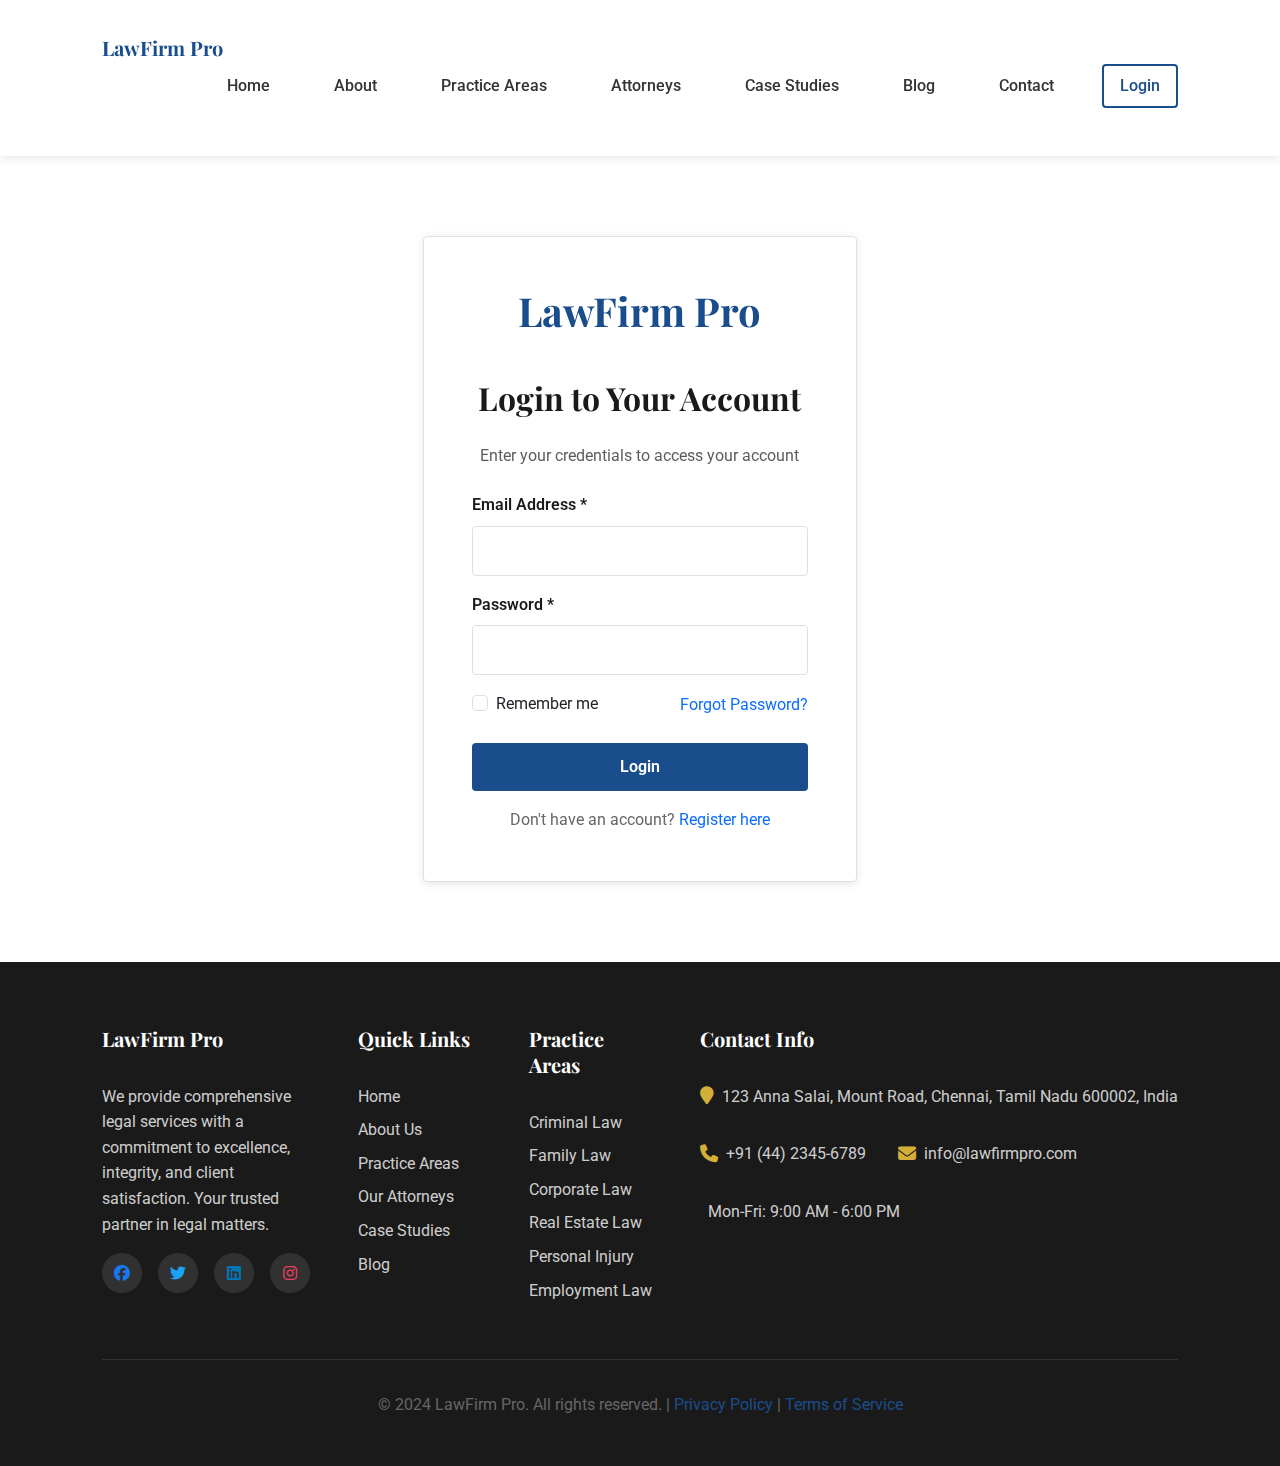
<file: laww/pages/login.html>
<!DOCTYPE html>
<html lang="en">
<head>
    <meta charset="UTF-8">
    <meta name="viewport" content="width=device-width, initial-scale=1.0">
    <title>Login - LawFirm Pro</title>
    <meta name="description" content="Login to your LawFirm Pro account.">
    
    <!-- Google Fonts -->
    <link href="https://fonts.googleapis.com/css2?family=Playfair+Display:wght@400;700&family=Roboto:wght@300;400;500;700&display=swap" rel="stylesheet">
    
    <!-- Font Awesome -->
    <link rel="stylesheet" href="https://cdnjs.cloudflare.com/ajax/libs/font-awesome/6.4.0/css/all.min.css">
    
    <!-- Bootstrap CSS -->
    <link href="https://cdn.jsdelivr.net/npm/bootstrap@5.3.0/dist/css/bootstrap.min.css" rel="stylesheet">
    
    <!-- AOS CSS -->
    <link href="https://unpkg.com/aos@2.3.1/dist/aos.css" rel="stylesheet">
    
    <!-- Custom CSS -->
    <link rel="stylesheet" href="../assets/css/style.css">
    <link rel="stylesheet" href="../assets/css/responsive.css">
    <link rel="stylesheet" href="../assets/css/dark.css">
    <link rel="stylesheet" href="../assets/css/animations.css">
</head>
<body>
    <div id="preloader-placeholder"></div>
    <!-- Header -->
    <header class="header">
        <div class="container">
            <nav class="navbar">
                <a href="index.html" class="logo">LawFirm Pro</a>
                <ul class="nav-menu">
                    <li><a href="index.html">Home</a></li>
                    <li><a href="about.html">About</a></li>
                    <li><a href="practice-areas.html">Practice Areas</a></li>
                    <li><a href="attorneys.html">Attorneys</a></li>
                    <li><a href="case-studies.html">Case Studies</a></li>
                    <li><a href="blog.html">Blog</a></li>
                    <li><a href="contact.html">Contact</a></li>
                    <li><a href="login.html" class="btn btn-outline">Login</a></li>
                </ul>
                <button class="mobile-toggle" aria-label="Toggle menu">☰</button>
            </nav>
        </div>
    </header>

    <!-- Login Section -->
    <section class="section" style="padding: 5rem 0;">
        <div class="container">
            <div class="row justify-content-center">
                <div class="col-lg-5 col-md-7">
                    <div class="card" data-aos="fade-up">
                        <div class="card-body" style="padding: 3rem;">
                            <div class="text-center mb-4">
                                <h1 class="logo" style="font-size: 2.5rem; margin-bottom: 1rem; color: var(--primary-color);">LawFirm Pro</h1>
                            </div>
                            <h2 class="text-center mb-4">Login to Your Account</h2>
                            <p class="text-center text-muted mb-4">Enter your credentials to access your account</p>
                            
                            <form id="login-form">
                                <div class="form-group mb-3">
                                    <label class="form-label">Email Address *</label>
                                    <input type="email" class="form-control" required>
                                </div>
                                
                                <div class="form-group mb-3">
                                    <label class="form-label">Password *</label>
                                    <input type="password" class="form-control" required>
                                </div>
                                
                                <div class="d-flex justify-content-between align-items-center mb-4">
                                    <div class="form-check">
                                        <input type="checkbox" class="form-check-input" id="remember">
                                        <label class="form-check-label" for="remember">Remember me</label>
                                    </div>
                                    <a href="#" class="text-primary">Forgot Password?</a>
                                </div>
                                
                                <button type="submit" class="btn btn-primary w-100 mb-3">Login</button>
                                
                                <div class="text-center">
                                    <p class="mb-0">Don't have an account? <a href="register.html" class="text-primary">Register here</a></p>
                                </div>
                            </form>
                        </div>
                    </div>
                </div>
            </div>
        </div>
    </section>

    <!-- Footer -->
    <footer class="footer">
        <div class="container">
            <div class="footer-content">
                <div class="footer-section">
                    <h4>LawFirm Pro</h4>
                    <p>We provide comprehensive legal services with a commitment to excellence, integrity, and client satisfaction. Your trusted partner in legal matters.</p>
                    <div class="footer-social">
                        <a href="#" aria-label="Facebook"><i class="fab fa-facebook"></i></a>
                        <a href="#" aria-label="Twitter"><i class="fab fa-twitter"></i></a>
                        <a href="#" aria-label="LinkedIn"><i class="fab fa-linkedin"></i></a>
                        <a href="#" aria-label="Instagram"><i class="fab fa-instagram"></i></a>
                    </div>
                </div>
                <div class="footer-section">
                    <h4>Quick Links</h4>
                    <a href="index.html">Home</a>
                    <a href="about.html">About Us</a>
                    <a href="practice-areas.html">Practice Areas</a>
                    <a href="attorneys.html">Our Attorneys</a>
                    <a href="case-studies.html">Case Studies</a>
                    <a href="blog.html">Blog</a>
                </div>
                <div class="footer-section">
                    <h4>Practice Areas</h4>
                    <a href="practice-areas.html">Criminal Law</a>
                    <a href="practice-areas.html">Family Law</a>
                    <a href="practice-areas.html">Corporate Law</a>
                    <a href="practice-areas.html">Real Estate Law</a>
                    <a href="practice-areas.html">Personal Injury</a>
                    <a href="practice-areas.html">Employment Law</a>
                </div>
                <div class="footer-section">
                    <h4>Contact Info</h4>
                    <div class="footer-contact-info">
                        <p><i class="fa fa-map-marker"></i> 123 Anna Salai, Mount Road, Chennai, Tamil Nadu 600002, India</p>
                        <p><i class="fa fa-phone"></i> +91 (44) 2345-6789</p>
                        <p><i class="fa fa-envelope"></i> info@lawfirmpro.com</p>
                        <p><i class="fa fa-clock-o"></i> Mon-Fri: 9:00 AM - 6:00 PM</p>
                    </div>
                </div>
            </div>
            <div class="footer-bottom">
                <p>&copy; 2024 LawFirm Pro. All rights reserved. | <a href="privacy-policy.html">Privacy Policy</a> | <a href="terms.html">Terms of Service</a></p>
            </div>
        </div>
    </footer>

    <div id="modals-placeholder"></div>

    <!-- jQuery -->
    <script src="https://code.jquery.com/jquery-3.6.0.min.js"></script>
    <script src="https://cdn.jsdelivr.net/npm/bootstrap@5.3.0/dist/js/bootstrap.bundle.min.js"></script>
    <script src="https://unpkg.com/aos@2.3.1/dist/aos.js"></script>
    <script src="../assets/js/main.js"></script>
    <script src="../assets/js/ajax.js"></script>
    <script src="../assets/js/plugins.js"></script>

    <script>
        $(document).ready(function() {
            $('#preloader-placeholder').load('../partials/preloader.html');
            $('#modals-placeholder').load('../partials/modals.html');
            
            $('#login-form').on('submit', function(e) {
                e.preventDefault();
                // Login form submission logic would go here
                alert('Login functionality would be implemented here.');
            });
        });
    </script>
</body>
</html>
</file>
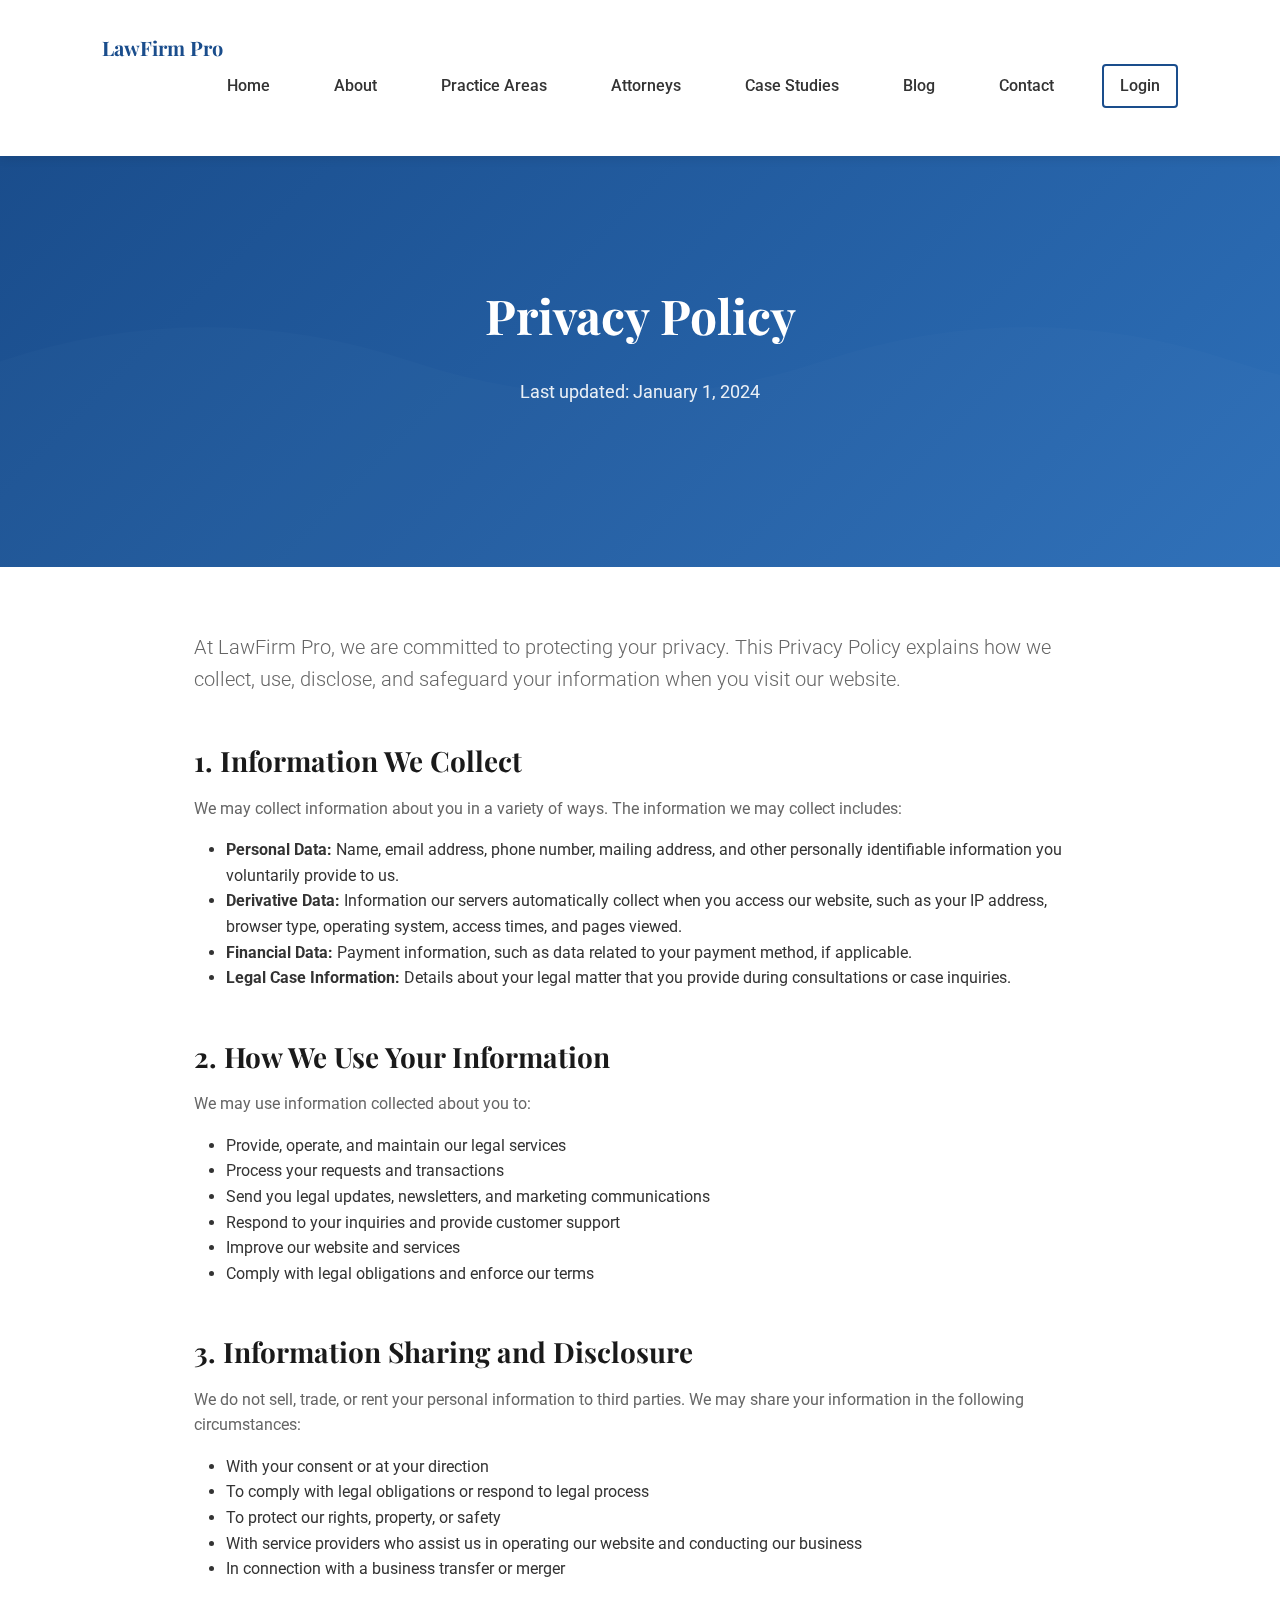
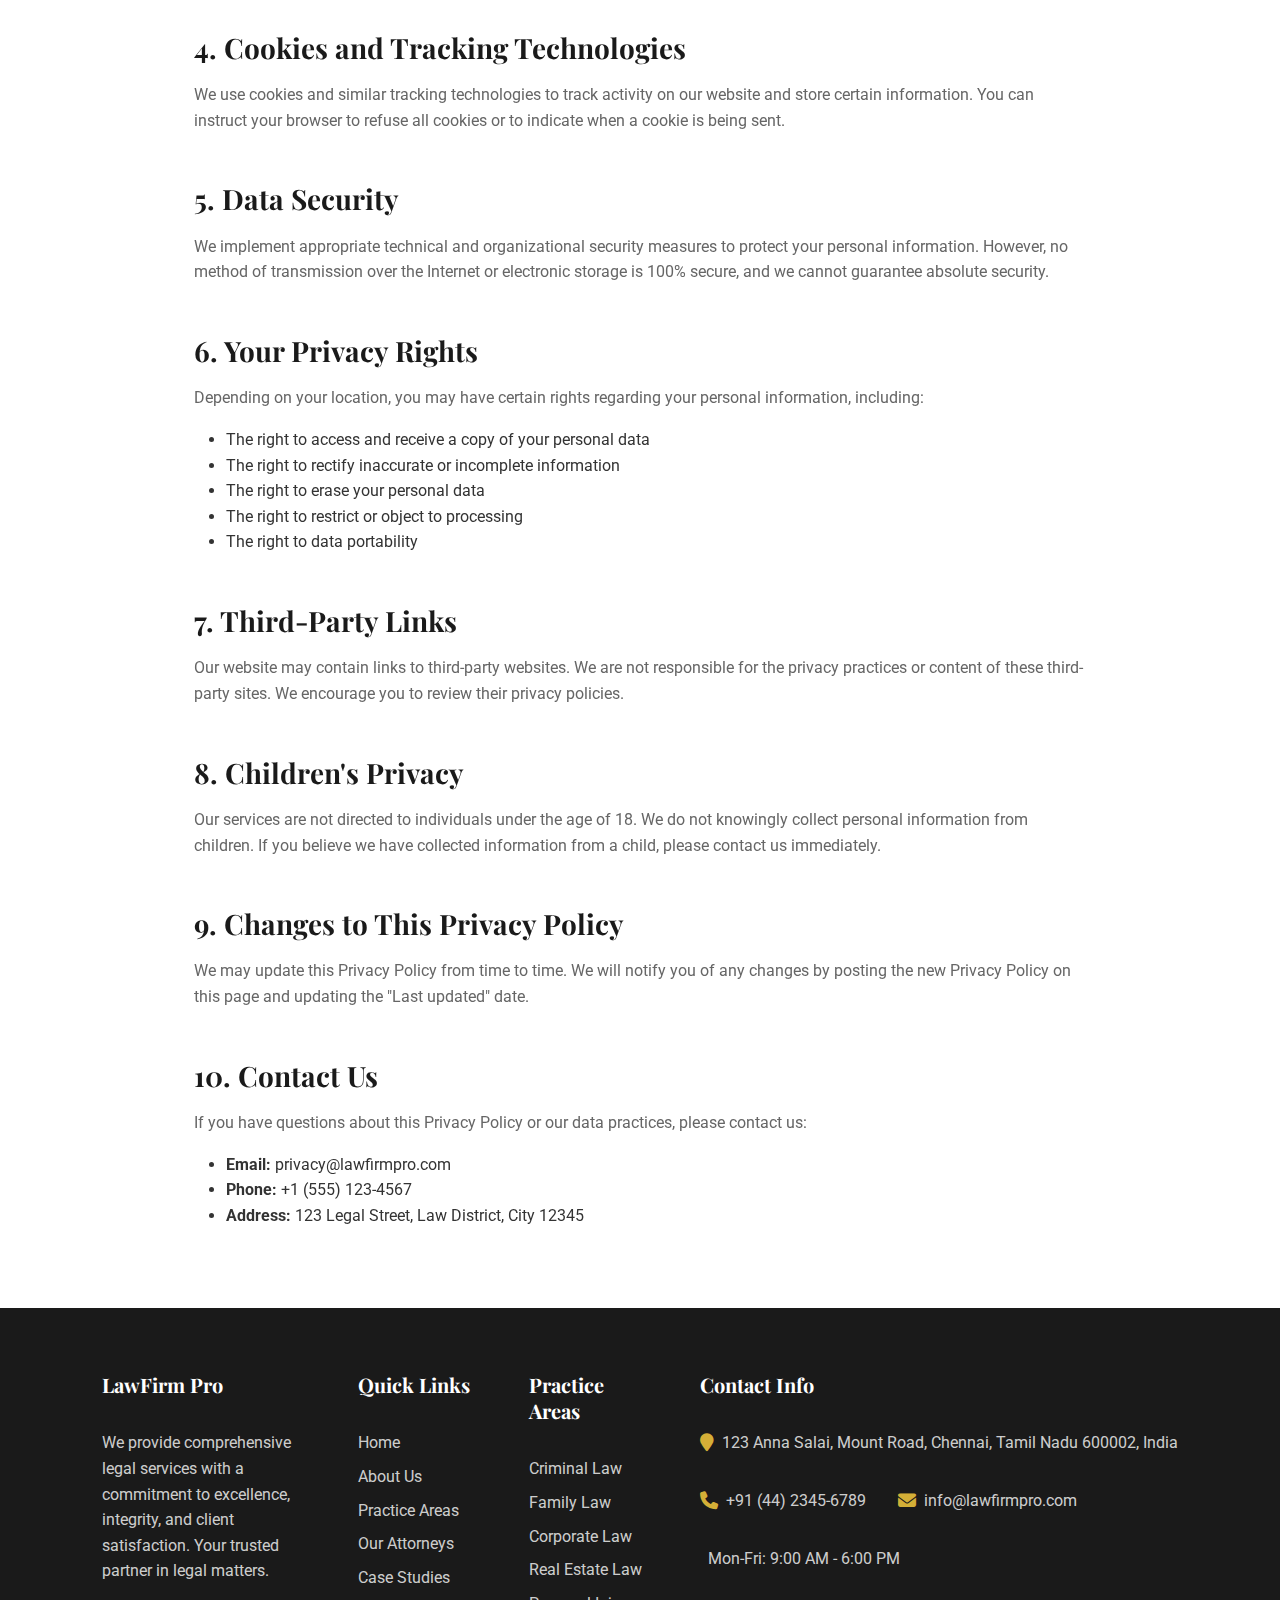
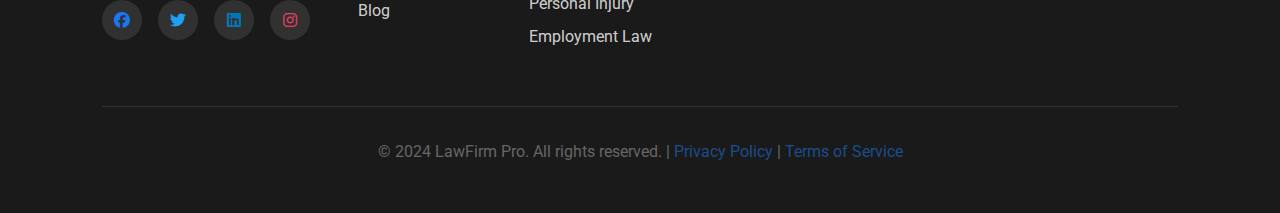
<file: laww/pages/privacy-policy.html>
<!DOCTYPE html>
<html lang="en">
<head>
    <meta charset="UTF-8">
    <meta name="viewport" content="width=device-width, initial-scale=1.0">
    <title>Privacy Policy - LawFirm Pro</title>
    <meta name="description" content="LawFirm Pro Privacy Policy - Learn how we collect, use, and protect your personal information.">
    
    <!-- Google Fonts -->
    <link href="https://fonts.googleapis.com/css2?family=Playfair+Display:wght@400;700&family=Roboto:wght@300;400;500;700&display=swap" rel="stylesheet">
    
    <!-- Font Awesome -->
    <link rel="stylesheet" href="https://cdnjs.cloudflare.com/ajax/libs/font-awesome/6.4.0/css/all.min.css">
    
    <!-- Bootstrap CSS -->
    <link href="https://cdn.jsdelivr.net/npm/bootstrap@5.3.0/dist/css/bootstrap.min.css" rel="stylesheet">
    
    <!-- AOS CSS -->
    <link href="https://unpkg.com/aos@2.3.1/dist/aos.css" rel="stylesheet">
    
    <!-- Custom CSS -->
    <link rel="stylesheet" href="../assets/css/style.css">
    <link rel="stylesheet" href="../assets/css/responsive.css">
    <link rel="stylesheet" href="../assets/css/dark.css">
    <link rel="stylesheet" href="../assets/css/animations.css">
</head>
<body>
    <div id="preloader-placeholder"></div>
    <!-- Header -->
    <header class="header">
        <div class="container">
            <nav class="navbar">
                <a href="index.html" class="logo">LawFirm Pro</a>
                <ul class="nav-menu">
                    <li><a href="index.html">Home</a></li>
                    <li><a href="about.html">About</a></li>
                    <li><a href="practice-areas.html">Practice Areas</a></li>
                    <li><a href="attorneys.html">Attorneys</a></li>
                    <li><a href="case-studies.html">Case Studies</a></li>
                    <li><a href="blog.html">Blog</a></li>
                    <li><a href="contact.html">Contact</a></li>
                    <li><a href="login.html" class="btn btn-outline">Login</a></li>
                </ul>
                <button class="mobile-toggle" aria-label="Toggle menu">☰</button>
            </nav>
        </div>
    </header>

    <!-- Hero Section -->
    <section class="hero">
        <div class="container">
            <div class="hero-content">
                <h1 data-aos="fade-up">Privacy Policy</h1>
                <p data-aos="fade-up" data-aos-delay="100">Last updated: January 1, 2024</p>
            </div>
        </div>
    </section>

    <!-- Privacy Policy Content -->
    <section class="section">
        <div class="container">
            <div class="row">
                <div class="col-lg-10 mx-auto">
                    <article data-aos="fade-up">
                        <p class="lead">At LawFirm Pro, we are committed to protecting your privacy. This Privacy Policy explains how we collect, use, disclose, and safeguard your information when you visit our website.</p>

                        <h3 class="mt-5 mb-3">1. Information We Collect</h3>
                        <p>We may collect information about you in a variety of ways. The information we may collect includes:</p>
                        <ul>
                            <li><strong>Personal Data:</strong> Name, email address, phone number, mailing address, and other personally identifiable information you voluntarily provide to us.</li>
                            <li><strong>Derivative Data:</strong> Information our servers automatically collect when you access our website, such as your IP address, browser type, operating system, access times, and pages viewed.</li>
                            <li><strong>Financial Data:</strong> Payment information, such as data related to your payment method, if applicable.</li>
                            <li><strong>Legal Case Information:</strong> Details about your legal matter that you provide during consultations or case inquiries.</li>
                        </ul>

                        <h3 class="mt-5 mb-3">2. How We Use Your Information</h3>
                        <p>We may use information collected about you to:</p>
                        <ul>
                            <li>Provide, operate, and maintain our legal services</li>
                            <li>Process your requests and transactions</li>
                            <li>Send you legal updates, newsletters, and marketing communications</li>
                            <li>Respond to your inquiries and provide customer support</li>
                            <li>Improve our website and services</li>
                            <li>Comply with legal obligations and enforce our terms</li>
                        </ul>

                        <h3 class="mt-5 mb-3">3. Information Sharing and Disclosure</h3>
                        <p>We do not sell, trade, or rent your personal information to third parties. We may share your information in the following circumstances:</p>
                        <ul>
                            <li>With your consent or at your direction</li>
                            <li>To comply with legal obligations or respond to legal process</li>
                            <li>To protect our rights, property, or safety</li>
                            <li>With service providers who assist us in operating our website and conducting our business</li>
                            <li>In connection with a business transfer or merger</li>
                        </ul>

                        <h3 class="mt-5 mb-3">4. Cookies and Tracking Technologies</h3>
                        <p>We use cookies and similar tracking technologies to track activity on our website and store certain information. You can instruct your browser to refuse all cookies or to indicate when a cookie is being sent.</p>

                        <h3 class="mt-5 mb-3">5. Data Security</h3>
                        <p>We implement appropriate technical and organizational security measures to protect your personal information. However, no method of transmission over the Internet or electronic storage is 100% secure, and we cannot guarantee absolute security.</p>

                        <h3 class="mt-5 mb-3">6. Your Privacy Rights</h3>
                        <p>Depending on your location, you may have certain rights regarding your personal information, including:</p>
                        <ul>
                            <li>The right to access and receive a copy of your personal data</li>
                            <li>The right to rectify inaccurate or incomplete information</li>
                            <li>The right to erase your personal data</li>
                            <li>The right to restrict or object to processing</li>
                            <li>The right to data portability</li>
                        </ul>

                        <h3 class="mt-5 mb-3">7. Third-Party Links</h3>
                        <p>Our website may contain links to third-party websites. We are not responsible for the privacy practices or content of these third-party sites. We encourage you to review their privacy policies.</p>

                        <h3 class="mt-5 mb-3">8. Children's Privacy</h3>
                        <p>Our services are not directed to individuals under the age of 18. We do not knowingly collect personal information from children. If you believe we have collected information from a child, please contact us immediately.</p>

                        <h3 class="mt-5 mb-3">9. Changes to This Privacy Policy</h3>
                        <p>We may update this Privacy Policy from time to time. We will notify you of any changes by posting the new Privacy Policy on this page and updating the "Last updated" date.</p>

                        <h3 class="mt-5 mb-3">10. Contact Us</h3>
                        <p>If you have questions about this Privacy Policy or our data practices, please contact us:</p>
                        <ul>
                            <li><strong>Email:</strong> privacy@lawfirmpro.com</li>
                            <li><strong>Phone:</strong> +1 (555) 123-4567</li>
                            <li><strong>Address:</strong> 123 Legal Street, Law District, City 12345</li>
                        </ul>
                    </article>
                </div>
            </div>
        </div>
    </section>

    <!-- Footer -->
    <footer class="footer">
        <div class="container">
            <div class="footer-content">
                <div class="footer-section">
                    <h4>LawFirm Pro</h4>
                    <p>We provide comprehensive legal services with a commitment to excellence, integrity, and client satisfaction. Your trusted partner in legal matters.</p>
                    <div class="footer-social">
                        <a href="#" aria-label="Facebook"><i class="fab fa-facebook"></i></a>
                        <a href="#" aria-label="Twitter"><i class="fab fa-twitter"></i></a>
                        <a href="#" aria-label="LinkedIn"><i class="fab fa-linkedin"></i></a>
                        <a href="#" aria-label="Instagram"><i class="fab fa-instagram"></i></a>
                    </div>
                </div>
                <div class="footer-section">
                    <h4>Quick Links</h4>
                    <a href="index.html">Home</a>
                    <a href="about.html">About Us</a>
                    <a href="practice-areas.html">Practice Areas</a>
                    <a href="attorneys.html">Our Attorneys</a>
                    <a href="case-studies.html">Case Studies</a>
                    <a href="blog.html">Blog</a>
                </div>
                <div class="footer-section">
                    <h4>Practice Areas</h4>
                    <a href="practice-areas.html">Criminal Law</a>
                    <a href="practice-areas.html">Family Law</a>
                    <a href="practice-areas.html">Corporate Law</a>
                    <a href="practice-areas.html">Real Estate Law</a>
                    <a href="practice-areas.html">Personal Injury</a>
                    <a href="practice-areas.html">Employment Law</a>
                </div>
                <div class="footer-section">
                    <h4>Contact Info</h4>
                    <div class="footer-contact-info">
                        <p><i class="fa fa-map-marker"></i> 123 Anna Salai, Mount Road, Chennai, Tamil Nadu 600002, India</p>
                        <p><i class="fa fa-phone"></i> +91 (44) 2345-6789</p>
                        <p><i class="fa fa-envelope"></i> info@lawfirmpro.com</p>
                        <p><i class="fa fa-clock-o"></i> Mon-Fri: 9:00 AM - 6:00 PM</p>
                    </div>
                </div>
            </div>
            <div class="footer-bottom">
                <p>&copy; 2024 LawFirm Pro. All rights reserved. | <a href="privacy-policy.html">Privacy Policy</a> | <a href="terms.html">Terms of Service</a></p>
            </div>
        </div>
    </footer>

    <div id="modals-placeholder"></div>

    <!-- jQuery -->
    <script src="https://code.jquery.com/jquery-3.6.0.min.js"></script>
    <script src="https://cdn.jsdelivr.net/npm/bootstrap@5.3.0/dist/js/bootstrap.bundle.min.js"></script>
    <script src="https://unpkg.com/aos@2.3.1/dist/aos.js"></script>
    <script src="../assets/js/main.js"></script>
    <script src="../assets/js/ajax.js"></script>
    <script src="../assets/js/plugins.js"></script>

    <script>
        $(document).ready(function() {
            $('#preloader-placeholder').load('../partials/preloader.html');
            $('#modals-placeholder').load('../partials/modals.html');
        });
    </script>
</body>
</html>
</file>
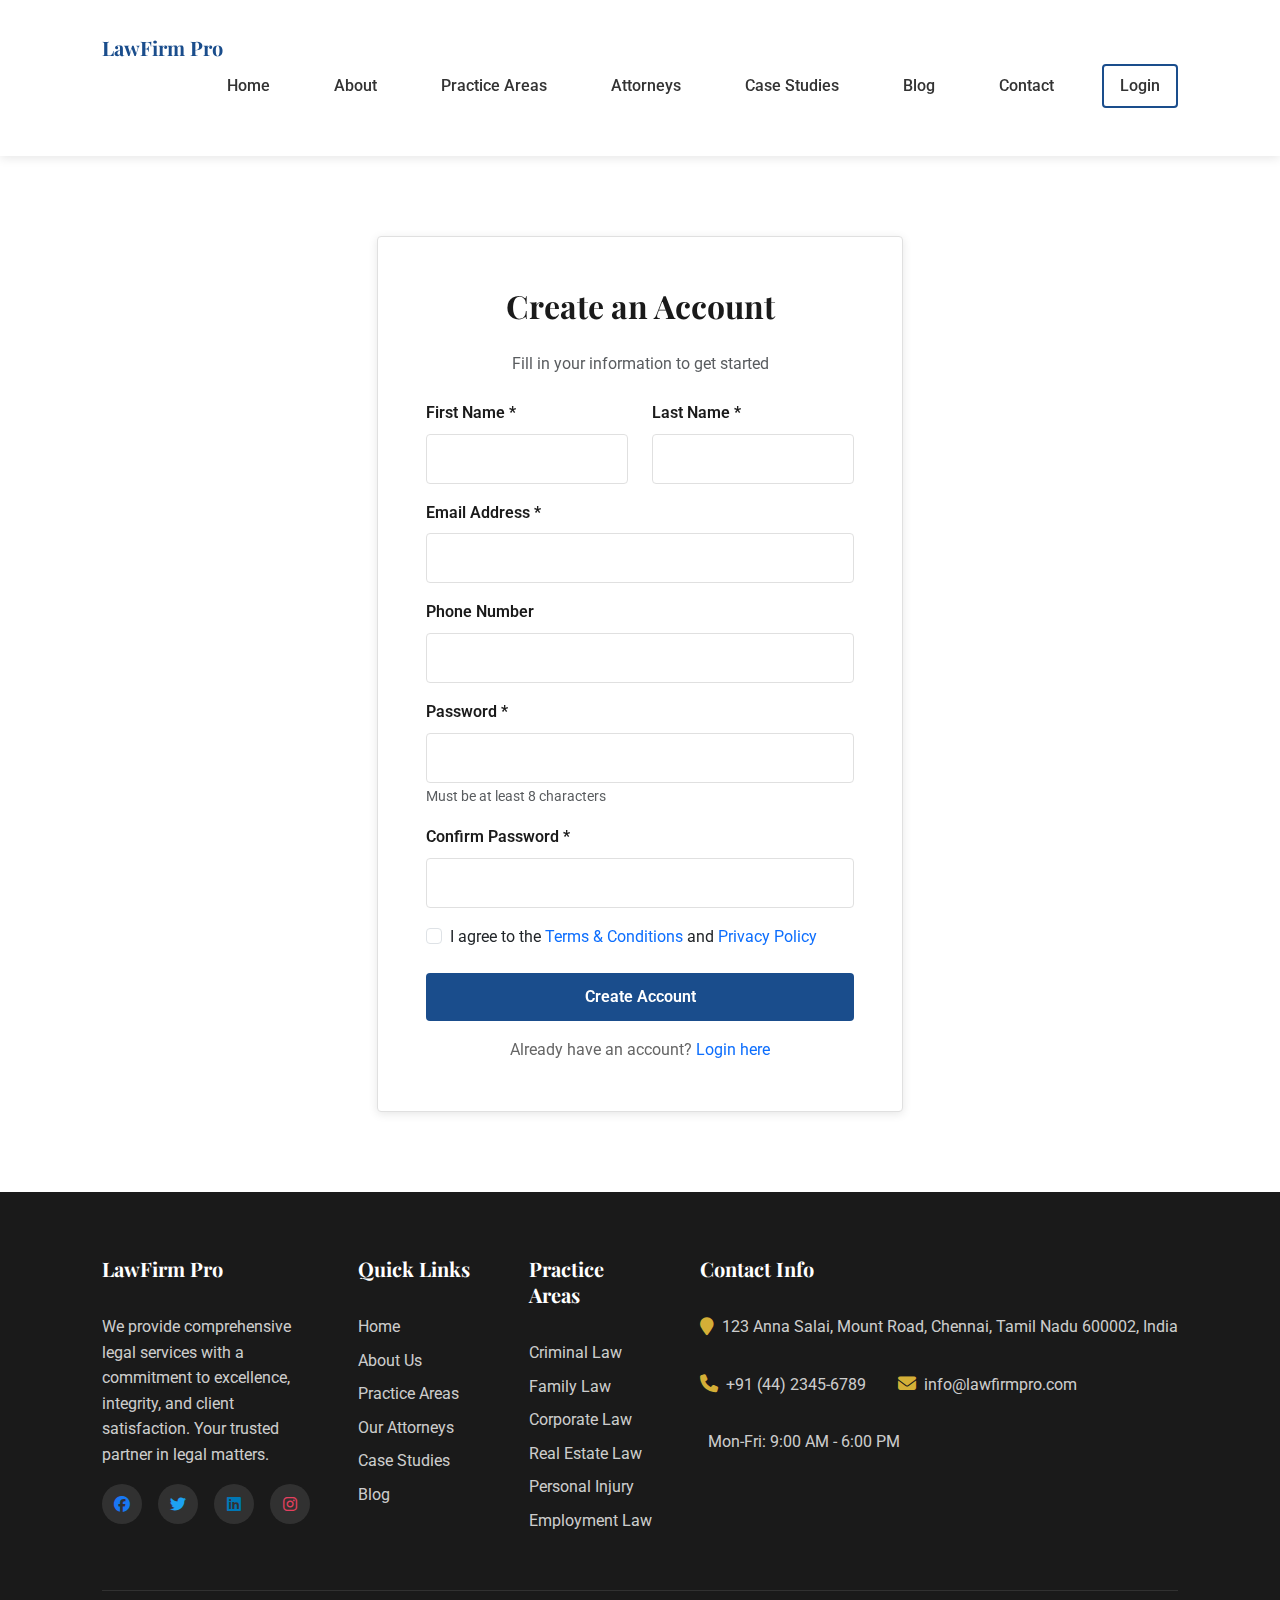
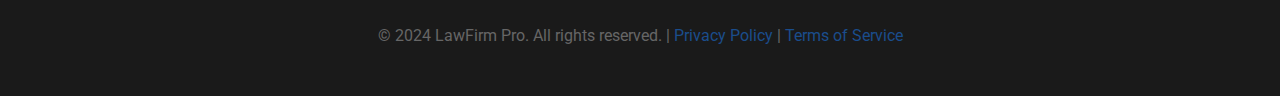
<file: laww/pages/register.html>
<!DOCTYPE html>
<html lang="en">
<head>
    <meta charset="UTF-8">
    <meta name="viewport" content="width=device-width, initial-scale=1.0">
    <title>Register - LawFirm Pro</title>
    <meta name="description" content="Create a new account with LawFirm Pro.">
    
    <!-- Google Fonts -->
    <link href="https://fonts.googleapis.com/css2?family=Playfair+Display:wght@400;700&family=Roboto:wght@300;400;500;700&display=swap" rel="stylesheet">
    
    <!-- Font Awesome -->
    <link rel="stylesheet" href="https://cdnjs.cloudflare.com/ajax/libs/font-awesome/6.4.0/css/all.min.css">
    
    <!-- Bootstrap CSS -->
    <link href="https://cdn.jsdelivr.net/npm/bootstrap@5.3.0/dist/css/bootstrap.min.css" rel="stylesheet">
    
    <!-- AOS CSS -->
    <link href="https://unpkg.com/aos@2.3.1/dist/aos.css" rel="stylesheet">
    
    <!-- Custom CSS -->
    <link rel="stylesheet" href="../assets/css/style.css">
    <link rel="stylesheet" href="../assets/css/responsive.css">
    <link rel="stylesheet" href="../assets/css/dark.css">
    <link rel="stylesheet" href="../assets/css/animations.css">
</head>
<body>
    <div id="preloader-placeholder"></div>
    <!-- Header -->
    <header class="header">
        <div class="container">
            <nav class="navbar">
                <a href="index.html" class="logo">LawFirm Pro</a>
                <ul class="nav-menu">
                    <li><a href="index.html">Home</a></li>
                    <li><a href="about.html">About</a></li>
                    <li><a href="practice-areas.html">Practice Areas</a></li>
                    <li><a href="attorneys.html">Attorneys</a></li>
                    <li><a href="case-studies.html">Case Studies</a></li>
                    <li><a href="blog.html">Blog</a></li>
                    <li><a href="contact.html">Contact</a></li>
                    <li><a href="login.html" class="btn btn-outline">Login</a></li>
                </ul>
                <button class="mobile-toggle" aria-label="Toggle menu">☰</button>
            </nav>
        </div>
    </header>

    <!-- Register Section -->
    <section class="section" style="padding: 5rem 0;">
        <div class="container">
            <div class="row justify-content-center">
                <div class="col-lg-6 col-md-8">
                    <div class="card" data-aos="fade-up">
                        <div class="card-body" style="padding: 3rem;">
                            <h2 class="text-center mb-4">Create an Account</h2>
                            <p class="text-center text-muted mb-4">Fill in your information to get started</p>
                            
                            <form id="register-form">
                                <div class="row">
                                    <div class="col-md-6">
                                        <div class="form-group mb-3">
                                            <label class="form-label">First Name *</label>
                                            <input type="text" class="form-control" required>
                                        </div>
                                    </div>
                                    <div class="col-md-6">
                                        <div class="form-group mb-3">
                                            <label class="form-label">Last Name *</label>
                                            <input type="text" class="form-control" required>
                                        </div>
                                    </div>
                                </div>
                                
                                <div class="form-group mb-3">
                                    <label class="form-label">Email Address *</label>
                                    <input type="email" class="form-control" required>
                                </div>
                                
                                <div class="form-group mb-3">
                                    <label class="form-label">Phone Number</label>
                                    <input type="tel" class="form-control">
                                </div>
                                
                                <div class="form-group mb-3">
                                    <label class="form-label">Password *</label>
                                    <input type="password" class="form-control" required>
                                    <small class="text-muted">Must be at least 8 characters</small>
                                </div>
                                
                                <div class="form-group mb-3">
                                    <label class="form-label">Confirm Password *</label>
                                    <input type="password" class="form-control" required>
                                </div>
                                
                                <div class="form-check mb-4">
                                    <input type="checkbox" class="form-check-input" id="terms" required>
                                    <label class="form-check-label" for="terms">
                                        I agree to the <a href="terms.html" class="text-primary">Terms & Conditions</a> and <a href="privacy-policy.html" class="text-primary">Privacy Policy</a>
                                    </label>
                                </div>
                                
                                <button type="submit" class="btn btn-primary w-100 mb-3">Create Account</button>
                                
                                <div class="text-center">
                                    <p class="mb-0">Already have an account? <a href="login.html" class="text-primary">Login here</a></p>
                                </div>
                            </form>
                        </div>
                    </div>
                </div>
            </div>
        </div>
    </section>

    <!-- Footer -->
    <footer class="footer">
        <div class="container">
            <div class="footer-content">
                <div class="footer-section">
                    <h4>LawFirm Pro</h4>
                    <p>We provide comprehensive legal services with a commitment to excellence, integrity, and client satisfaction. Your trusted partner in legal matters.</p>
                    <div class="footer-social">
                        <a href="#" aria-label="Facebook"><i class="fab fa-facebook"></i></a>
                        <a href="#" aria-label="Twitter"><i class="fab fa-twitter"></i></a>
                        <a href="#" aria-label="LinkedIn"><i class="fab fa-linkedin"></i></a>
                        <a href="#" aria-label="Instagram"><i class="fab fa-instagram"></i></a>
                    </div>
                </div>
                <div class="footer-section">
                    <h4>Quick Links</h4>
                    <a href="index.html">Home</a>
                    <a href="about.html">About Us</a>
                    <a href="practice-areas.html">Practice Areas</a>
                    <a href="attorneys.html">Our Attorneys</a>
                    <a href="case-studies.html">Case Studies</a>
                    <a href="blog.html">Blog</a>
                </div>
                <div class="footer-section">
                    <h4>Practice Areas</h4>
                    <a href="practice-areas.html">Criminal Law</a>
                    <a href="practice-areas.html">Family Law</a>
                    <a href="practice-areas.html">Corporate Law</a>
                    <a href="practice-areas.html">Real Estate Law</a>
                    <a href="practice-areas.html">Personal Injury</a>
                    <a href="practice-areas.html">Employment Law</a>
                </div>
                <div class="footer-section">
                    <h4>Contact Info</h4>
                    <div class="footer-contact-info">
                        <p><i class="fa fa-map-marker"></i> 123 Anna Salai, Mount Road, Chennai, Tamil Nadu 600002, India</p>
                        <p><i class="fa fa-phone"></i> +91 (44) 2345-6789</p>
                        <p><i class="fa fa-envelope"></i> info@lawfirmpro.com</p>
                        <p><i class="fa fa-clock-o"></i> Mon-Fri: 9:00 AM - 6:00 PM</p>
                    </div>
                </div>
            </div>
            <div class="footer-bottom">
                <p>&copy; 2024 LawFirm Pro. All rights reserved. | <a href="privacy-policy.html">Privacy Policy</a> | <a href="terms.html">Terms of Service</a></p>
            </div>
        </div>
    </footer>

    <div id="modals-placeholder"></div>

    <!-- jQuery -->
    <script src="https://code.jquery.com/jquery-3.6.0.min.js"></script>
    <script src="https://cdn.jsdelivr.net/npm/bootstrap@5.3.0/dist/js/bootstrap.bundle.min.js"></script>
    <script src="https://unpkg.com/aos@2.3.1/dist/aos.js"></script>
    <script src="../assets/js/main.js"></script>
    <script src="../assets/js/ajax.js"></script>
    <script src="../assets/js/plugins.js"></script>

    <script>
        $(document).ready(function() {
            $('#preloader-placeholder').load('../partials/preloader.html');
            $('#modals-placeholder').load('../partials/modals.html');
            
            $('#register-form').on('submit', function(e) {
                e.preventDefault();
                // Registration form submission logic would go here
                alert('Registration functionality would be implemented here.');
            });
        });
    </script>
</body>
</html>
</file>
<file: laww/assets/css/style.css>
/* ===========================================
   Law Firm Template - Main Stylesheet
   =========================================== */

/* ===== Root Variables ===== */
:root {
    --primary-color: #1a4d8c;
    --secondary-color: #d4af37;
    --dark-color: #1a1a1a;
    --light-color: #f8f9fa;
    --text-color: #333333;
    --text-light: #666666;
    --border-color: #e0e0e0;
    --white: #ffffff;
    --shadow: 0 2px 10px rgba(0, 0, 0, 0.1);
    --shadow-lg: 0 5px 20px rgba(0, 0, 0, 0.15);
    --transition: all 0.3s ease;
    --spacing-xs: 0.5rem;
    --spacing-sm: 1rem;
    --spacing-md: 2rem;
    --spacing-lg: 3rem;
    --spacing-xl: 4rem;
    --font-size-base: 16px;
    --font-size-sm: 14px;
    --font-size-lg: 18px;
    --font-size-xl: 20px;
    --font-size-h1: 2.5rem;
    --font-size-h2: 2rem;
    --font-size-h3: 1.75rem;
    --font-size-h4: 1.5rem;
    --font-size-h5: 1.25rem;
    --font-size-h6: 1rem;
    --line-height-base: 1.6;
    --border-radius: 4px;
}

/* ===== Reset & Base Styles ===== */
* {
    margin: 0;
    padding: 0;
    box-sizing: border-box;
}

html {
    font-size: var(--font-size-base);
    scroll-behavior: smooth;
}

body {
    font-family: 'Roboto', 'Segoe UI', Tahoma, Geneva, Verdana, sans-serif;
    font-size: var(--font-size-base);
    line-height: var(--line-height-base);
    color: var(--text-color);
    background-color: var(--white);
    overflow-x: hidden;
}

/* ===== Typography ===== */
h1, h2, h3, h4, h5, h6 {
    font-family: 'Playfair Display', 'Georgia', serif;
    font-weight: 700;
    line-height: 1.3;
    margin-bottom: var(--spacing-sm);
    color: var(--dark-color);
}

h1 { font-size: var(--font-size-h1); }
h2 { font-size: var(--font-size-h2); }
h3 { font-size: var(--font-size-h3); }
h4 { font-size: var(--font-size-h4); }
h5 { font-size: var(--font-size-h5); }
h6 { font-size: var(--font-size-h6); }

p {
    margin-bottom: var(--spacing-sm);
    color: var(--text-light);
}

a {
    text-decoration: none;
    color: var(--primary-color);
    transition: var(--transition);
}

a:hover {
    color: var(--secondary-color);
}

img {
    max-width: 100%;
    height: auto;
    display: block;
}

/* ===== Container & Layout ===== */
.container {
    max-width: 1200px;
    margin: 0 auto;
    padding: 0 var(--spacing-md);
}

.section {
    padding: var(--spacing-xl) 0;
}

.section-title {
    text-align: center;
    margin-bottom: var(--spacing-lg);
}

.section-title h2 {
    position: relative;
    display: inline-block;
    padding-bottom: var(--spacing-sm);
}

.section-title h2::after {
    content: '';
    position: absolute;
    bottom: 0;
    left: 50%;
    transform: translateX(-50%);
    width: 60px;
    height: 3px;
    background: var(--secondary-color);
}

.section-title p {
    color: var(--text-light);
    font-size: var(--font-size-lg);
    margin-top: var(--spacing-sm);
}

/* ===== Header & Navigation ===== */
.header {
    background: var(--white);
    box-shadow: var(--shadow);
    position: sticky;
    top: 0;
    z-index: 1000;
    padding: var(--spacing-sm) 0;
}

.navbar {
    display: flex;
    justify-content: space-between;
    align-items: center;
    padding: var(--spacing-sm) 0;
}

.logo {
    font-size: var(--font-size-xl);
    font-weight: 700;
    color: var(--primary-color);
    font-family: 'Playfair Display', serif;
    margin-right: auto;
}

.nav-menu {
    display: flex;
    list-style: none;
    gap: var(--spacing-md);
    align-items: center;
    margin-left: auto;
}

.nav-menu li a {
    color: var(--text-color);
    font-weight: 500;
    padding: var(--spacing-xs) var(--spacing-sm);
    display: block;
    transition: var(--transition);
}

.nav-menu li a:hover,
.nav-menu li a.active {
    color: var(--primary-color);
}

.mobile-toggle {
    display: none;
    background: none;
    border: none;
    font-size: var(--font-size-xl);
    cursor: pointer;
    color: var(--text-color);
}

/* ===== Buttons ===== */
.btn {
    display: inline-block;
    padding: 12px 30px;
    font-size: var(--font-size-base);
    font-weight: 600;
    text-align: center;
    border: none;
    border-radius: var(--border-radius);
    cursor: pointer;
    transition: var(--transition);
    text-decoration: none;
}

.btn-primary {
    background: var(--primary-color);
    color: var(--white);
}

.btn-primary:hover {
    background: #153d6f;
    color: var(--white);
    transform: translateY(-2px);
    box-shadow: var(--shadow-lg);
}

.btn-secondary {
    background: var(--secondary-color);
    color: var(--white);
}

.btn-secondary:hover {
    background: #b8941f;
    color: var(--white);
    transform: translateY(-2px);
    box-shadow: var(--shadow-lg);
}

.btn-outline {
    background: transparent;
    color: var(--primary-color);
    border: 2px solid var(--primary-color);
}

.btn-outline:hover {
    background: var(--primary-color);
    color: var(--white);
}

/* ===== Hero Section ===== */
.hero {
    background: linear-gradient(135deg, var(--primary-color) 0%, #2d6fb8 100%);
    color: var(--white);
    padding: var(--spacing-xl) 0;
    position: relative;
    overflow: hidden;
}

.hero::before {
    content: '';
    position: absolute;
    top: 0;
    left: 0;
    right: 0;
    bottom: 0;
    background: url('data:image/svg+xml,<svg xmlns="http://www.w3.org/2000/svg" viewBox="0 0 1200 600"><path d="M0,300 Q300,200 600,300 T1200,300 L1200,600 L0,600 Z" fill="rgba(255,255,255,0.05)"/></svg>');
    opacity: 0.3;
}

.hero-content {
    position: relative;
    z-index: 1;
    text-align: center;
    padding: var(--spacing-xl) 0;
}

.hero-content h1 {
    color: var(--white);
    font-size: 3rem;
    margin-bottom: var(--spacing-md);
}

.hero-content p {
    color: rgba(255, 255, 255, 0.9);
    font-size: var(--font-size-lg);
    margin-bottom: var(--spacing-md);
    max-width: 700px;
    margin-left: auto;
    margin-right: auto;
}

.hero-buttons {
    display: flex;
    gap: var(--spacing-sm);
    justify-content: center;
    flex-wrap: wrap;
    margin-top: var(--spacing-md);
}

/* ===== Cards ===== */
.card {
    background: var(--white);
    border-radius: var(--border-radius);
    box-shadow: var(--shadow);
    padding: 0;
    transition: var(--transition);
    margin-bottom: 0;
    border: 1px solid var(--border-color);
    display: flex;
    flex-direction: column;
    height: 100%;
    overflow: hidden;
}

.card:hover {
    transform: translateY(-5px);
    box-shadow: var(--shadow-lg);
}

.card-img,
.card-img-top {
    width: 100%;
    height: 220px;
    object-fit: cover;
    border-radius: var(--border-radius) var(--border-radius) 0 0;
    margin-bottom: 0;
}

.card-img {
    border-radius: var(--border-radius);
    margin-bottom: var(--spacing-sm);
}

.card-body {
    padding: var(--spacing-md);
    display: flex;
    flex-direction: column;
    flex-grow: 1;
}

.card-body h4 {
    margin-bottom: var(--spacing-sm);
    color: var(--dark-color);
    font-size: var(--font-size-h5);
    line-height: 1.4;
}

.card-body p {
    margin-bottom: var(--spacing-md);
    flex-grow: 1;
}

.card-body ul {
    margin-bottom: var(--spacing-md);
}

.card-body .btn {
    margin-top: auto;
    align-self: flex-start;
}

.card-title {
    font-size: var(--font-size-h5);
    margin-bottom: var(--spacing-xs);
    color: var(--dark-color);
}

.card-text {
    color: var(--text-light);
    font-size: var(--font-size-sm);
    margin-bottom: var(--spacing-sm);
}

/* ===== Practice Areas Grid ===== */
.practice-grid {
    display: grid;
    grid-template-columns: repeat(auto-fit, minmax(300px, 1fr));
    gap: var(--spacing-md);
    margin-top: var(--spacing-lg);
}

.practice-item {
    background: var(--white);
    padding: var(--spacing-md);
    border-radius: var(--border-radius);
    box-shadow: var(--shadow);
    transition: var(--transition);
    text-align: center;
}

.practice-item:hover {
    transform: translateY(-5px);
    box-shadow: var(--shadow-lg);
}

.practice-icon {
    font-size: 3rem;
    color: var(--primary-color);
    margin-bottom: var(--spacing-sm);
}

/* ===== Attorneys Grid ===== */
.attorneys-grid {
    display: grid;
    grid-template-columns: repeat(auto-fit, minmax(280px, 1fr));
    gap: var(--spacing-md);
    margin-top: var(--spacing-lg);
}

.attorney-card {
    text-align: center;
    background: var(--white);
    border-radius: var(--border-radius);
    overflow: hidden;
    box-shadow: var(--shadow);
    transition: var(--transition);
}

.attorney-card:hover {
    transform: translateY(-5px);
    box-shadow: var(--shadow-lg);
}

.attorney-img {
    width: 100%;
    height: 300px;
    object-fit: cover;
}

.attorney-info {
    padding: var(--spacing-md);
}

.attorney-name {
    font-size: var(--font-size-h5);
    margin-bottom: var(--spacing-xs);
}

.attorney-title {
    color: var(--text-light);
    font-size: var(--font-size-sm);
    margin-bottom: var(--spacing-sm);
}

.attorney-social {
    display: flex;
    gap: var(--spacing-xs);
    justify-content: center;
}

.attorney-social a {
    width: 35px;
    height: 35px;
    display: flex;
    align-items: center;
    justify-content: center;
    background: var(--light-color);
    border-radius: 50%;
    color: var(--text-dark);
    transition: var(--transition);
}

/* Social Media Brand Colors - Attorney Cards */
.attorney-social a .fa-linkedin,
.attorney-social a .fab.fa-linkedin {
    color: #0077b5;
}

.attorney-social a:hover .fa-linkedin,
.attorney-social a:hover .fab.fa-linkedin {
    color: #ffffff;
}

.attorney-social a:hover[href*="linkedin"],
.attorney-social a:hover:has(.fa-linkedin),
.attorney-social a:hover:has(.fab.fa-linkedin) {
    background: #0077b5;
    color: #ffffff;
}

.attorney-social a .fa-twitter,
.attorney-social a .fab.fa-twitter {
    color: #1DA1F2;
}

.attorney-social a:hover[href*="twitter"],
.attorney-social a:hover:has(.fa-twitter),
.attorney-social a:hover:has(.fab.fa-twitter) {
    background: #1DA1F2;
    color: #ffffff;
}

.attorney-social a .fa-facebook,
.attorney-social a .fab.fa-facebook {
    color: #1877F2;
}

.attorney-social a:hover[href*="facebook"],
.attorney-social a:hover:has(.fa-facebook),
.attorney-social a:hover:has(.fab.fa-facebook) {
    background: #1877F2;
    color: #ffffff;
}

.attorney-social a .fa-instagram,
.attorney-social a .fab.fa-instagram {
    color: #E4405F;
}

.attorney-social a:hover[href*="instagram"],
.attorney-social a:hover:has(.fa-instagram),
.attorney-social a:hover:has(.fab.fa-instagram) {
    background: linear-gradient(45deg, #f09433 0%, #e6683c 25%, #dc2743 50%, #cc2366 75%, #bc1888 100%);
    color: #ffffff;
}

.attorney-social a .fa-envelope,
.attorney-social a .fas.fa-envelope {
    color: var(--primary-color);
}

.attorney-social a:hover[href*="mailto"],
.attorney-social a:hover:has(.fa-envelope),
.attorney-social a:hover:has(.fas.fa-envelope) {
    background: var(--primary-color);
    color: #ffffff;
}

/* ===== Testimonials ===== */
.testimonials {
    background: var(--light-color);
    padding: var(--spacing-xl) 0;
}

.testimonial-item {
    background: var(--white);
    padding: var(--spacing-md);
    border-radius: var(--border-radius);
    box-shadow: var(--shadow);
    margin-bottom: var(--spacing-md);
    position: relative;
}

.testimonial-item::before {
    content: '"';
    position: absolute;
    top: -10px;
    left: 20px;
    font-size: 4rem;
    color: var(--secondary-color);
    font-family: 'Georgia', serif;
    opacity: 0.3;
}

.testimonial-text {
    font-style: italic;
    color: var(--text-light);
    margin-bottom: var(--spacing-sm);
    padding-top: var(--spacing-sm);
}

.testimonial-author {
    display: flex;
    align-items: center;
    gap: var(--spacing-sm);
}

.testimonial-avatar {
    width: 50px;
    height: 50px;
    border-radius: 50%;
    object-fit: cover;
}

.testimonial-name {
    font-weight: 600;
    color: var(--dark-color);
}

.testimonial-role {
    font-size: var(--font-size-sm);
    color: var(--text-light);
}

/* ===== Clients/Partners ===== */
.clients-grid {
    display: grid;
    grid-template-columns: repeat(auto-fit, minmax(150px, 1fr));
    gap: var(--spacing-md);
    align-items: center;
    margin-top: var(--spacing-lg);
}

.client-logo {
    opacity: 0.6;
    transition: var(--transition);
    filter: grayscale(100%);
}

.client-logo:hover {
    opacity: 1;
    filter: grayscale(0%);
}

/* ===== Forms ===== */
.form-group {
    margin-bottom: var(--spacing-md);
}

.form-label {
    display: block;
    margin-bottom: var(--spacing-xs);
    font-weight: 600;
    color: var(--dark-color);
}

.form-control {
    width: 100%;
    padding: 12px 15px;
    font-size: var(--font-size-base);
    border: 1px solid var(--border-color);
    border-radius: var(--border-radius);
    transition: var(--transition);
    font-family: inherit;
}

.form-control:focus {
    outline: none;
    border-color: var(--primary-color);
    box-shadow: 0 0 0 3px rgba(26, 77, 140, 0.1);
}

textarea.form-control {
    resize: vertical;
    min-height: 120px;
}

/* ===== Footer ===== */
.footer {
    background: var(--dark-color);
    color: var(--white);
    padding: var(--spacing-xl) 0 var(--spacing-md);
}

.footer-content {
    display: grid;
    grid-template-columns: repeat(4, 1fr);
    gap: var(--spacing-lg);
    margin-bottom: var(--spacing-lg);
}

.footer-section h4 {
    color: var(--white);
    margin-bottom: var(--spacing-md);
    font-size: var(--font-size-h5);
}

.footer-section p,
.footer-section a {
    color: rgba(255, 255, 255, 0.8);
    margin-bottom: var(--spacing-xs);
    display: block;
}

.footer-contact-info {
    display: flex;
    flex-wrap: wrap;
    gap: var(--spacing-md);
    align-items: center;
}

.footer-contact-info p {
    margin-bottom: 0;
    display: inline-flex;
    align-items: center;
    gap: var(--spacing-xs);
    white-space: nowrap;
}

.footer-contact-info p i {
    font-size: var(--font-size-lg);
    color: var(--secondary-color);
    flex-shrink: 0;
}

.footer-section a:hover {
    color: var(--secondary-color);
}

.footer-social {
    display: flex;
    gap: var(--spacing-sm);
    margin-top: var(--spacing-sm);
}

.footer-social a {
    width: 40px;
    height: 40px;
    display: flex;
    align-items: center;
    justify-content: center;
    background: rgba(255, 255, 255, 0.1);
    border-radius: 50%;
    transition: var(--transition);
}

/* Social Media Brand Colors - Footer */
.footer-social a .fa-facebook,
.footer-social a .fab.fa-facebook {
    color: #1877F2;
}

.footer-social a:hover[href*="facebook"],
.footer-social a:hover:has(.fa-facebook),
.footer-social a:hover:has(.fab.fa-facebook) {
    background: #1877F2;
    color: #ffffff;
    transform: translateY(-3px);
}

.footer-social a .fa-twitter,
.footer-social a .fab.fa-twitter {
    color: #1DA1F2;
}

.footer-social a:hover[href*="twitter"],
.footer-social a:hover:has(.fa-twitter),
.footer-social a:hover:has(.fab.fa-twitter) {
    background: #1DA1F2;
    color: #ffffff;
    transform: translateY(-3px);
}

.footer-social a .fa-linkedin,
.footer-social a .fab.fa-linkedin {
    color: #0077b5;
}

.footer-social a:hover[href*="linkedin"],
.footer-social a:hover:has(.fa-linkedin),
.footer-social a:hover:has(.fab.fa-linkedin) {
    background: #0077b5;
    color: #ffffff;
    transform: translateY(-3px);
}

.footer-social a .fa-instagram,
.footer-social a .fab.fa-instagram {
    color: #E4405F;
}

.footer-social a:hover[href*="instagram"],
.footer-social a:hover:has(.fa-instagram),
.footer-social a:hover:has(.fab.fa-instagram) {
    background: linear-gradient(45deg, #f09433 0%, #e6683c 25%, #dc2743 50%, #cc2366 75%, #bc1888 100%);
    color: #ffffff;
    transform: translateY(-3px);
}

.footer-social a .fa-youtube,
.footer-social a .fab.fa-youtube {
    color: #FF0000;
}

.footer-social a:hover[href*="youtube"],
.footer-social a:hover:has(.fa-youtube),
.footer-social a:hover:has(.fab.fa-youtube) {
    background: #FF0000;
    color: #ffffff;
    transform: translateY(-3px);
}

.footer-bottom {
    text-align: center;
    padding-top: var(--spacing-md);
    border-top: 1px solid rgba(255, 255, 255, 0.1);
    color: rgba(255, 255, 255, 0.6);
}

/* ===== Social Share Buttons (Blog) ===== */
.btn .fab.fa-facebook,
.btn .fa-facebook {
    color: #1877F2;
}

.btn-outline-primary:has(.fa-facebook),
.btn-outline-primary:has(.fab.fa-facebook),
.btn:hover:has(.fa-facebook),
.btn:hover:has(.fab.fa-facebook) {
    border-color: #1877F2;
    color: #1877F2;
}

.btn-outline-primary:hover:has(.fa-facebook),
.btn-outline-primary:hover:has(.fab.fa-facebook),
.btn:hover:has(.fa-facebook):hover,
.btn:hover:has(.fab.fa-facebook):hover {
    background: #1877F2;
    border-color: #1877F2;
    color: #ffffff;
}

.btn .fab.fa-twitter,
.btn .fa-twitter {
    color: #1DA1F2;
}

.btn-outline-info:has(.fa-twitter),
.btn-outline-info:has(.fab.fa-twitter),
.btn:hover:has(.fa-twitter),
.btn:hover:has(.fab.fa-twitter) {
    border-color: #1DA1F2;
    color: #1DA1F2;
}

.btn-outline-info:hover:has(.fa-twitter),
.btn-outline-info:hover:has(.fab.fa-twitter),
.btn:hover:has(.fa-twitter):hover,
.btn:hover:has(.fab.fa-twitter):hover {
    background: #1DA1F2;
    border-color: #1DA1F2;
    color: #ffffff;
}

.btn .fab.fa-linkedin,
.btn .fa-linkedin {
    color: #0077b5;
}

.btn-outline-danger:has(.fa-linkedin),
.btn-outline-danger:has(.fab.fa-linkedin),
.btn:hover:has(.fa-linkedin),
.btn:hover:has(.fab.fa-linkedin) {
    border-color: #0077b5;
    color: #0077b5;
}

.btn-outline-danger:hover:has(.fa-linkedin),
.btn-outline-danger:hover:has(.fab.fa-linkedin),
.btn:hover:has(.fa-linkedin):hover,
.btn:hover:has(.fab.fa-linkedin):hover {
    background: #0077b5;
    border-color: #0077b5;
    color: #ffffff;
}

/* Icon color updates on button hover (fallback for browsers without :has() support) */
.btn:hover .fab.fa-facebook,
.btn:hover .fa-facebook {
    color: #ffffff !important;
}

.btn:hover .fab.fa-twitter,
.btn:hover .fa-twitter {
    color: #ffffff !important;
}

.btn:hover .fab.fa-linkedin,
.btn:hover .fa-linkedin {
    color: #ffffff !important;
}

/* ===== Sidebar ===== */
.sidebar {
    position: sticky;
    top: 100px;
    align-self: flex-start;
}

.sidebar-widget {
    background: var(--white);
    padding: var(--spacing-md);
    border-radius: var(--border-radius);
    box-shadow: var(--shadow);
    margin-bottom: var(--spacing-md);
}

.sidebar-widget:last-child {
    margin-bottom: 0;
}

.sidebar-widget h4 {
    font-size: var(--font-size-h5);
    margin-bottom: var(--spacing-md);
    color: var(--dark-color);
    padding-bottom: var(--spacing-sm);
    border-bottom: 2px solid var(--border-color);
}

.sidebar-widget ul {
    list-style: none;
    padding: 0;
    margin: 0;
}

.sidebar-widget ul li {
    margin-bottom: var(--spacing-xs);
}

.sidebar-widget ul li:last-child {
    margin-bottom: 0;
}

.sidebar-widget ul li a {
    display: block;
    padding: var(--spacing-xs) 0;
    color: var(--text-light);
    transition: var(--transition);
    border-bottom: 1px solid transparent;
}

.sidebar-widget ul li a:hover {
    color: var(--primary-color);
    padding-left: var(--spacing-xs);
    border-bottom-color: var(--primary-color);
}

.sidebar-widget p {
    margin-bottom: var(--spacing-md);
    color: var(--text-light);
    line-height: 1.6;
}

.sidebar-widget .btn {
    width: 100%;
    text-align: center;
}

/* ===== Utility Classes ===== */
.text-center { text-align: center; }
.text-left { text-align: left; }
.text-right { text-align: right; }
.mt-1 { margin-top: var(--spacing-xs); }
.mt-2 { margin-top: var(--spacing-sm); }
.mt-3 { margin-top: var(--spacing-md); }
.mt-4 { margin-top: var(--spacing-lg); }
.mb-1 { margin-bottom: var(--spacing-xs); }
.mb-2 { margin-bottom: var(--spacing-sm); }
.mb-3 { margin-bottom: var(--spacing-md); }
.mb-4 { margin-bottom: var(--spacing-lg); }
.py-1 { padding-top: var(--spacing-xs); padding-bottom: var(--spacing-xs); }
.py-2 { padding-top: var(--spacing-sm); padding-bottom: var(--spacing-sm); }
.py-3 { padding-top: var(--spacing-md); padding-bottom: var(--spacing-md); }
.py-4 { padding-top: var(--spacing-lg); padding-bottom: var(--spacing-lg); }

/* ===== Preloader ===== */
.preloader {
    position: fixed;
    top: 0;
    left: 0;
    width: 100%;
    height: 100%;
    background: var(--white);
    display: flex;
    align-items: center;
    justify-content: center;
    z-index: 9999;
    transition: opacity 0.5s ease;
}

.preloader.hide {
    opacity: 0;
    pointer-events: none;
}

.spinner {
    width: 50px;
    height: 50px;
    border: 4px solid var(--light-color);
    border-top-color: var(--primary-color);
    border-radius: 50%;
    animation: spin 1s linear infinite;
}

@keyframes spin {
    to { transform: rotate(360deg); }
}

/* ===== Breadcrumb ===== */
.breadcrumb {
    background: var(--light-color);
    padding: var(--spacing-md) 0;
    margin-bottom: var(--spacing-lg);
}

.breadcrumb-list {
    display: flex;
    list-style: none;
    gap: var(--spacing-xs);
    flex-wrap: wrap;
}

.breadcrumb-list li {
    color: var(--text-light);
}

.breadcrumb-list li:not(:last-child)::after {
    content: '/';
    margin-left: var(--spacing-xs);
    color: var(--text-light);
}

.breadcrumb-list a {
    color: var(--primary-color);
}

/* ===== Pagination ===== */
.pagination {
    display: flex;
    justify-content: center;
    gap: var(--spacing-xs);
    list-style: none;
    margin-top: var(--spacing-lg);
}

.pagination li a {
    padding: 8px 15px;
    border: 1px solid var(--border-color);
    border-radius: var(--border-radius);
    color: var(--text-color);
    transition: var(--transition);
}

.pagination li.active a,
.pagination li a:hover {
    background: var(--primary-color);
    color: var(--white);
    border-color: var(--primary-color);
}
</file>
<file: laww/assets/css/responsive.css>
/* ===========================================
   Responsive Stylesheet
   =========================================== */

/* ===== Large Desktop (1400px and up) ===== */
@media (min-width: 1400px) {
    .container {
        max-width: 1320px;
    }
}

/* ===== Desktop (1200px to 1399px) ===== */
@media (max-width: 1399px) {
    .container {
        max-width: 1140px;
    }
}

/* ===== Tablet Landscape (992px to 1199px) ===== */
@media (max-width: 1199px) {
    :root {
        --font-size-h1: 2.25rem;
        --font-size-h2: 1.875rem;
        --font-size-h3: 1.625rem;
        --spacing-xl: 3.5rem;
        --spacing-lg: 2.5rem;
    }

    .hero-content h1 {
        font-size: 2.5rem;
    }

    .practice-grid {
        grid-template-columns: repeat(auto-fit, minmax(280px, 1fr));
    }

    .attorneys-grid {
        grid-template-columns: repeat(auto-fit, minmax(250px, 1fr));
    }
}

/* ===== Tablet Portrait (768px to 991px) ===== */
@media (max-width: 991px) {
    :root {
        --font-size-h1: 2rem;
        --font-size-h2: 1.75rem;
        --font-size-h3: 1.5rem;
        --spacing-xl: 3rem;
        --spacing-lg: 2rem;
        --spacing-md: 1.5rem;
    }

    .nav-menu {
        position: fixed;
        top: 70px;
        left: -100%;
        width: 100%;
        height: calc(100vh - 70px);
        background: var(--white);
        flex-direction: column;
        align-items: flex-start;
        padding: var(--spacing-md);
        box-shadow: var(--shadow-lg);
        transition: left 0.3s ease;
        gap: 0;
    }

    .nav-menu.active {
        left: 0;
    }

    .nav-menu li {
        width: 100%;
        border-bottom: 1px solid var(--border-color);
    }

    .nav-menu li a {
        padding: var(--spacing-sm);
        width: 100%;
    }

    .mobile-toggle {
        display: block;
    }

    .hero-content h1 {
        font-size: 2rem;
    }

    .hero-content p {
        font-size: var(--font-size-base);
    }

    .section {
        padding: var(--spacing-lg) 0;
    }

    .practice-grid {
        grid-template-columns: repeat(auto-fit, minmax(250px, 1fr));
        gap: var(--spacing-sm);
    }

    .attorneys-grid {
        grid-template-columns: repeat(auto-fit, minmax(220px, 1fr));
        gap: var(--spacing-sm);
    }

    .footer-content {
        grid-template-columns: repeat(2, 1fr);
        gap: var(--spacing-md);
    }

    .footer-contact-info {
        flex-wrap: wrap;
        gap: var(--spacing-sm);
    }

    .footer-contact-info p {
        font-size: var(--font-size-sm);
    }

    .clients-grid {
        grid-template-columns: repeat(auto-fit, minmax(120px, 1fr));
    }
}

/* ===== Mobile Landscape (576px to 767px) ===== */
@media (max-width: 767px) {
    :root {
        --font-size-h1: 1.75rem;
        --font-size-h2: 1.5rem;
        --font-size-h3: 1.375rem;
        --font-size-h4: 1.25rem;
        --spacing-xl: 2.5rem;
        --spacing-lg: 2rem;
        --spacing-md: 1.5rem;
        --spacing-sm: 0.875rem;
    }

    .container {
        padding: 0 var(--spacing-sm);
    }

    .hero {
        padding: var(--spacing-lg) 0;
    }

    .hero-content {
        padding: var(--spacing-lg) 0;
    }

    .hero-content h1 {
        font-size: 1.75rem;
        margin-bottom: var(--spacing-sm);
    }

    .hero-content p {
        font-size: var(--font-size-sm);
        margin-bottom: var(--spacing-sm);
    }

    .hero-buttons {
        flex-direction: column;
        width: 100%;
    }

    .hero-buttons .btn {
        width: 100%;
    }

    .section-title h2 {
        font-size: 1.5rem;
    }

    .section-title p {
        font-size: var(--font-size-base);
    }

    .practice-grid {
        grid-template-columns: 1fr;
        gap: var(--spacing-sm);
    }

    .attorneys-grid {
        grid-template-columns: 1fr;
        gap: var(--spacing-sm);
    }

    .testimonial-item {
        padding: var(--spacing-sm);
    }

    .footer-content {
        grid-template-columns: 1fr;
        gap: var(--spacing-md);
        text-align: center;
    }

    .footer-social {
        justify-content: center;
    }

    .footer-contact-info {
        flex-direction: column;
        align-items: flex-start;
        gap: var(--spacing-sm);
    }

    .footer-contact-info p {
        white-space: normal;
    }

    .clients-grid {
        grid-template-columns: repeat(2, 1fr);
        gap: var(--spacing-sm);
    }

    .card {
        padding: var(--spacing-sm);
    }

    .breadcrumb {
        padding: var(--spacing-sm) 0;
    }

    .breadcrumb-list {
        font-size: var(--font-size-sm);
    }

    .sidebar {
        position: relative;
        top: 0;
        margin-top: var(--spacing-lg);
    }
}

/* ===== Mobile Portrait (up to 575px) ===== */
@media (max-width: 575px) {
    :root {
        --font-size-h1: 1.5rem;
        --font-size-h2: 1.375rem;
        --font-size-h3: 1.25rem;
        --font-size-h4: 1.125rem;
        --font-size-base: 15px;
        --spacing-xl: 2rem;
        --spacing-lg: 1.5rem;
        --spacing-md: 1rem;
        --spacing-sm: 0.75rem;
    }

    .navbar {
        padding: var(--spacing-xs) 0;
    }

    .logo {
        font-size: var(--font-size-lg);
    }

    .hero-content h1 {
        font-size: 1.5rem;
    }

    .hero-content p {
        font-size: var(--font-size-sm);
    }

    .btn {
        padding: 10px 20px;
        font-size: var(--font-size-sm);
    }

    .section-title h2 {
        font-size: 1.375rem;
    }

    .practice-item {
        padding: var(--spacing-sm);
    }

    .practice-icon {
        font-size: 2.5rem;
    }

    .attorney-img {
        height: 250px;
    }

    .attorney-info {
        padding: var(--spacing-sm);
    }

    .form-control {
        padding: 10px 12px;
        font-size: var(--font-size-sm);
    }

    .card-img {
        height: 180px;
    }

    .testimonial-item::before {
        font-size: 3rem;
        top: -5px;
        left: 15px;
    }

    .pagination {
        flex-wrap: wrap;
    }

    .pagination li a {
        padding: 6px 12px;
        font-size: var(--font-size-sm);
    }

    .sidebar {
        position: relative;
        top: 0;
        margin-top: var(--spacing-lg);
    }

    .sidebar-widget {
        padding: var(--spacing-sm);
    }
}

/* ===== Extra Small Devices (up to 400px) ===== */
@media (max-width: 400px) {
    :root {
        --font-size-h1: 1.375rem;
        --font-size-h2: 1.25rem;
        --font-size-h3: 1.125rem;
        --spacing-xl: 1.5rem;
        --spacing-lg: 1.25rem;
    }

    .container {
        padding: 0 var(--spacing-xs);
    }

    .hero-content h1 {
        font-size: 1.375rem;
    }

    .section-title h2 {
        font-size: 1.25rem;
    }

    .clients-grid {
        grid-template-columns: 1fr;
    }
}

/* ===== Landscape Orientation Adjustments ===== */
@media (max-height: 500px) and (orientation: landscape) {
    .hero {
        padding: var(--spacing-md) 0;
    }

    .hero-content {
        padding: var(--spacing-md) 0;
    }

    .hero-content h1 {
        font-size: 1.5rem;
        margin-bottom: var(--spacing-xs);
    }

    .hero-content p {
        margin-bottom: var(--spacing-xs);
    }

    .section {
        padding: var(--spacing-md) 0;
    }
}

/* ===== Print Styles ===== */
@media print {
    .header,
    .footer,
    .mobile-toggle,
    .btn,
    .breadcrumb {
        display: none;
    }

    body {
        font-size: 12pt;
        line-height: 1.5;
        color: #000;
    }

    .section {
        page-break-inside: avoid;
        padding: 1rem 0;
    }

    h1, h2, h3 {
        page-break-after: avoid;
    }
}
</file>
<file: laww/assets/css/dark.css>
/* ===========================================
   Dark Theme Stylesheet
   =========================================== */

[data-theme="dark"] {
    --primary-color: #4a90e2;
    --secondary-color: #f5c842;
    --dark-color: #e0e0e0;
    --light-color: #1a1a1a;
    --text-color: #e0e0e0;
    --text-light: #b0b0b0;
    --border-color: #333333;
    --white: #121212;
    --shadow: 0 2px 10px rgba(0, 0, 0, 0.3);
    --shadow-lg: 0 5px 20px rgba(0, 0, 0, 0.4);
}

[data-theme="dark"] body {
    background-color: var(--white);
    color: var(--text-color);
}

[data-theme="dark"] .header {
    background: #1a1a1a;
    border-bottom: 1px solid var(--border-color);
}

[data-theme="dark"] .card {
    background: #1e1e1e;
    border-color: var(--border-color);
}

[data-theme="dark"] .form-control {
    background: #1e1e1e;
    border-color: var(--border-color);
    color: var(--text-color);
}

[data-theme="dark"] .form-control:focus {
    background: #1e1e1e;
    border-color: var(--primary-color);
}

[data-theme="dark"] .testimonials {
    background: #1a1a1a;
}

[data-theme="dark"] .breadcrumb {
    background: #1a1a1a;
}

[data-theme="dark"] .practice-item,
[data-theme="dark"] .attorney-card {
    background: #1e1e1e;
}

[data-theme="dark"] .preloader {
    background: #121212;
}
</file>
<file: laww/assets/css/animations.css>
/* ===========================================
   Animations Stylesheet
   =========================================== */

/* ===== Fade In Animation ===== */
@keyframes fadeIn {
    from {
        opacity: 0;
        transform: translateY(20px);
    }
    to {
        opacity: 1;
        transform: translateY(0);
    }
}

.fade-in {
    animation: fadeIn 0.6s ease-out;
}

/* ===== Slide In Animations ===== */
@keyframes slideInLeft {
    from {
        opacity: 0;
        transform: translateX(-50px);
    }
    to {
        opacity: 1;
        transform: translateX(0);
    }
}

@keyframes slideInRight {
    from {
        opacity: 0;
        transform: translateX(50px);
    }
    to {
        opacity: 1;
        transform: translateX(0);
    }
}

.slide-in-left {
    animation: slideInLeft 0.6s ease-out;
}

.slide-in-right {
    animation: slideInRight 0.6s ease-out;
}

/* ===== Scale Animation ===== */
@keyframes scaleIn {
    from {
        opacity: 0;
        transform: scale(0.9);
    }
    to {
        opacity: 1;
        transform: scale(1);
    }
}

.scale-in {
    animation: scaleIn 0.5s ease-out;
}

/* ===== Pulse Animation ===== */
@keyframes pulse {
    0%, 100% {
        transform: scale(1);
    }
    50% {
        transform: scale(1.05);
    }
}

.pulse {
    animation: pulse 2s ease-in-out infinite;
}

/* ===== Shake Animation ===== */
@keyframes shake {
    0%, 100% { transform: translateX(0); }
    10%, 30%, 50%, 70%, 90% { transform: translateX(-5px); }
    20%, 40%, 60%, 80% { transform: translateX(5px); }
}

.shake {
    animation: shake 0.5s ease-in-out;
}

/* ===== Smooth Scroll ===== */
html {
    scroll-behavior: smooth;
}

/* ===== Hover Effects ===== */
.hover-lift {
    transition: transform 0.3s ease, box-shadow 0.3s ease;
}

.hover-lift:hover {
    transform: translateY(-5px);
    box-shadow: 0 10px 25px rgba(0, 0, 0, 0.15);
}

/* ===== Loading Animation ===== */
@keyframes spin {
    to { transform: rotate(360deg); }
}

.spinner {
    animation: spin 1s linear infinite;
}

/* ===== Fade In Up (for scroll animations) ===== */
@keyframes fadeInUp {
    from {
        opacity: 0;
        transform: translateY(30px);
    }
    to {
        opacity: 1;
        transform: translateY(0);
    }
}

.fade-in-up {
    opacity: 0;
    animation: fadeInUp 0.8s ease-out forwards;
}

/* ===== Stagger Animation Delay ===== */
.stagger-1 { animation-delay: 0.1s; }
.stagger-2 { animation-delay: 0.2s; }
.stagger-3 { animation-delay: 0.3s; }
.stagger-4 { animation-delay: 0.4s; }
.stagger-5 { animation-delay: 0.5s; }
.stagger-6 { animation-delay: 0.6s; }

/* ===== Transition Classes ===== */
.transition-all {
    transition: all 0.3s ease;
}

.transition-fast {
    transition: all 0.15s ease;
}

.transition-slow {
    transition: all 0.5s ease;
}
</file>
